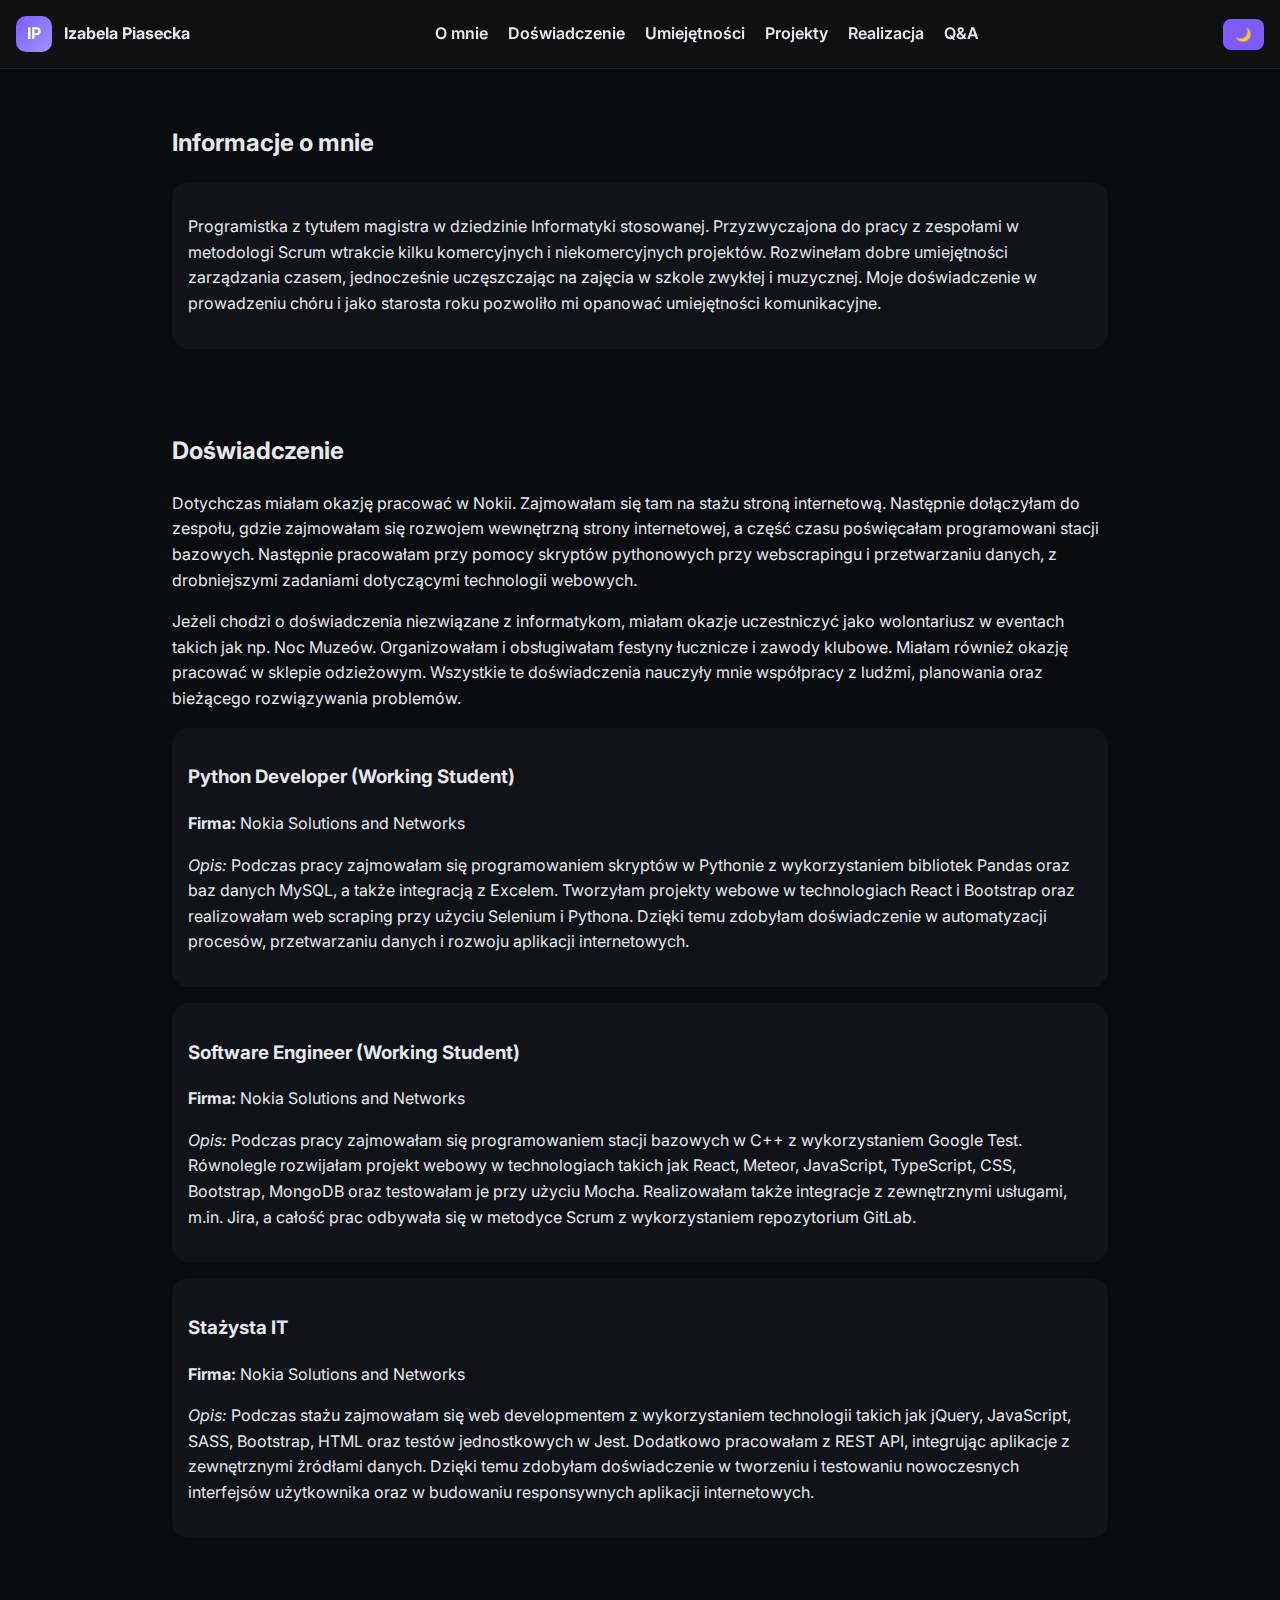
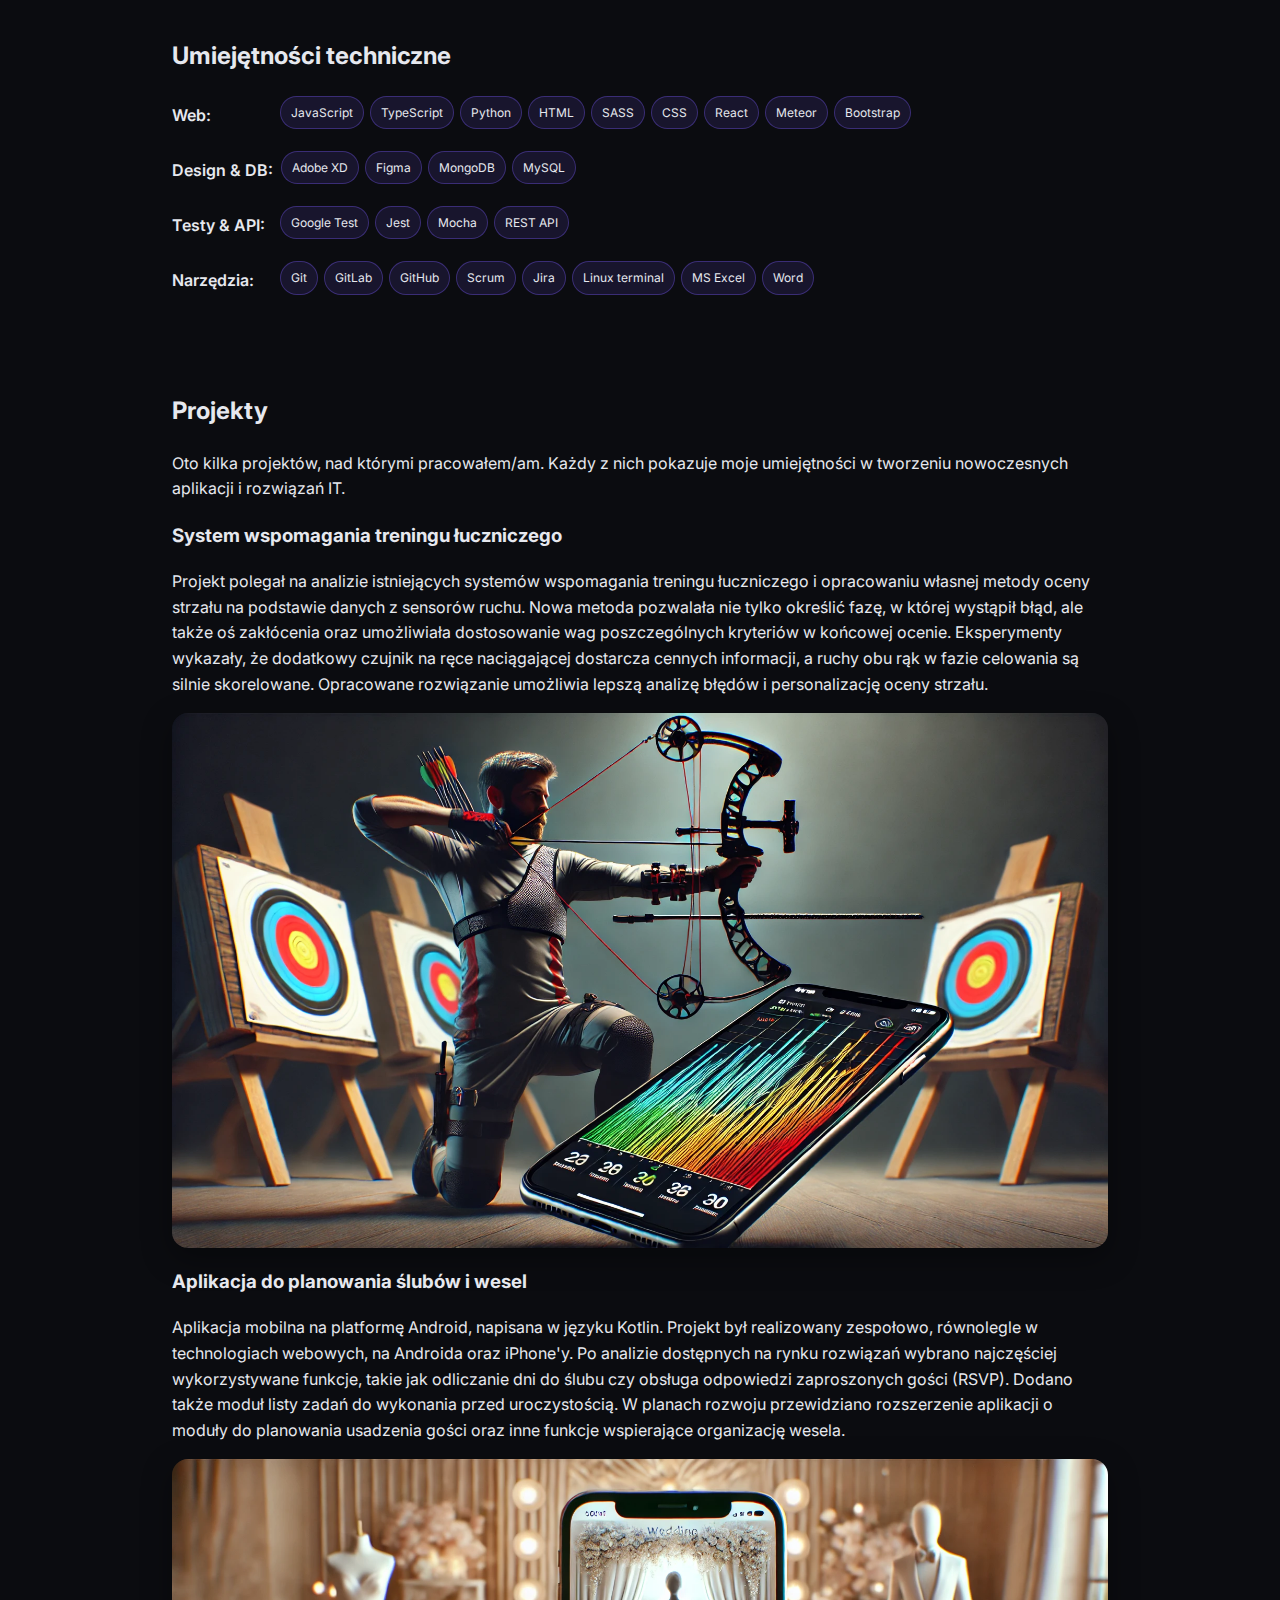
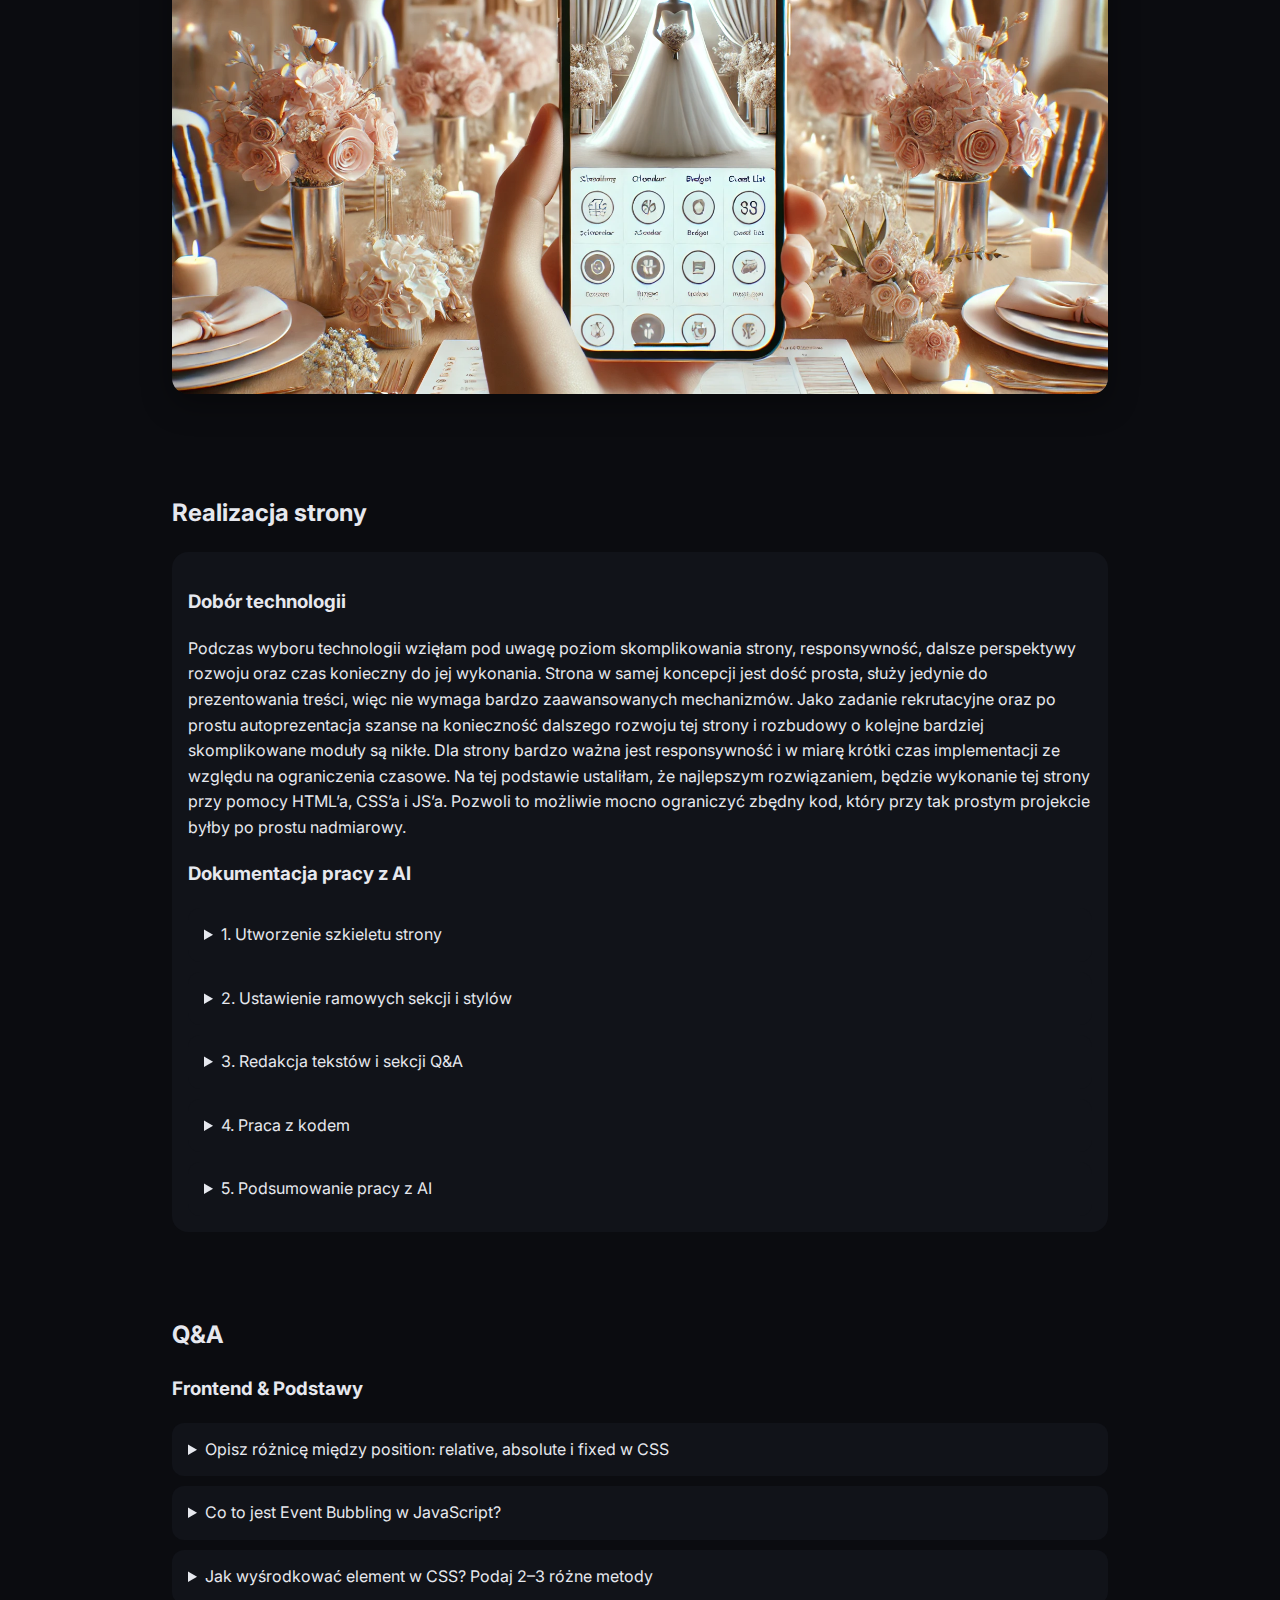
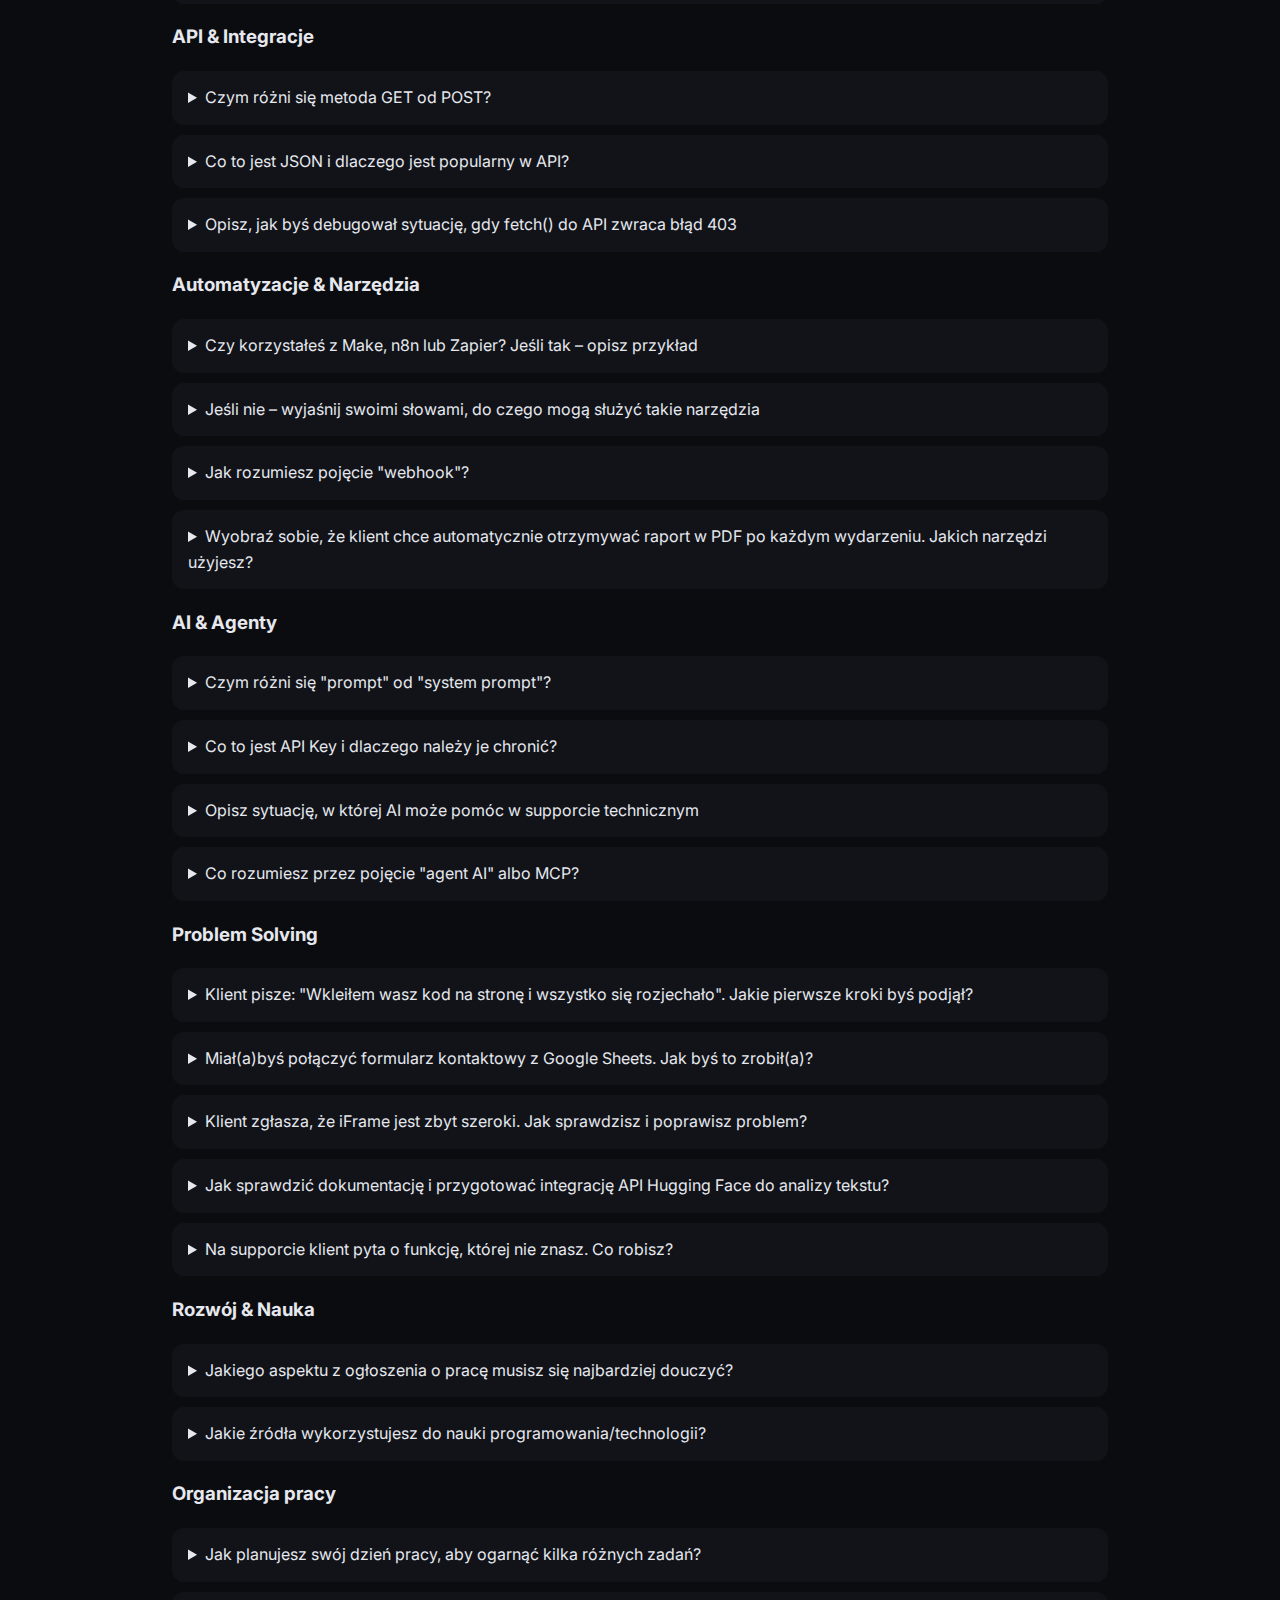
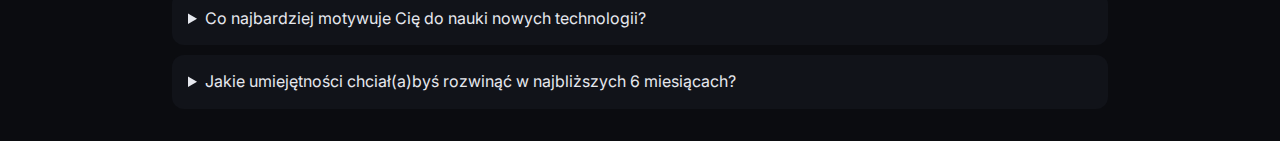
<file: index.html>
<!DOCTYPE html>
<html lang="pl">

<head>
  <meta charset="utf-8" />
  <meta name="viewport" content="width=device-width, initial-scale=1" />
  <title>Moje Portfolio — AI Worklog + Q&A</title>
  <meta name="description" content="Responsywne portfolio z dokumentacją pracy z AI i sekcją Q&A." />
  <link rel="preconnect" href="https://fonts.googleapis.com">
  <link rel="preconnect" href="https://fonts.gstatic.com" crossorigin>
  <link href="https://fonts.googleapis.com/css2?family=Inter:wght@400;500;600;700&display=swap" rel="stylesheet">
  <link rel="stylesheet" href="style.css">
</head>

<body>
  <header>
    <div class="nav">
      <div class="brand">
        <div class="logo">IP</div>
        <span>Izabela Piasecka</span>
      </div>
      <nav>
        <a href="#about-me">O mnie</a>
        <a href="#experience">Doświadczenie</a>
        <a href="#skills">Umiejętności</a>
        <a href="#projects">Projekty</a>
        <a href="#implementation">Realizacja</a>
        <a href="#qa">Q&A</a>
      </nav>
      <button id="themeToggle" class="btn">🌙</button>
    </div>
  </header>

  <main>
    <section id="about-me">
      <h2>Informacje o mnie</h2>
      <div class="card">
        <p>
          Programistka z tytułem magistra w dziedzinie Informatyki stosowanej.
          Przyzwyczajona do pracy z zespołami w metodologi Scrum wtrakcie kilku komercyjnych i niekomercyjnych
          projektów.
          Rozwinełam dobre umiejętności zarządzania czasem, jednocześnie
          uczęszczając na zajęcia w szkole zwykłej i muzycznej. Moje doświadczenie w prowadzeniu
          chóru i jako starosta roku pozwoliło mi opanować umiejętności komunikacyjne.
        </p>
      </div>
    </section>

    <section id="experience">
      <h2>Doświadczenie</h2>
      <p>
        Dotychczas miałam okazję pracować w Nokii. Zajmowałam się tam na stażu stroną internetową. Następnie dołączyłam
        do zespołu, gdzie zajmowałam się rozwojem wewnętrzną strony internetowej, a część czasu poświęcałam programowani
        stacji bazowych. Następnie pracowałam przy pomocy skryptów pythonowych przy webscrapingu i przetwarzaniu danych,
        z drobniejszymi zadaniami dotyczącymi technologii webowych.
      </p>
      <p>Jeżeli chodzi o doświadczenia niezwiązane z informatykom, miałam okazje uczestniczyć jako wolontariusz w
        eventach takich jak np. Noc Muzeów. Organizowałam i obsługiwałam festyny łucznicze i zawody klubowe. Miałam
        również okazję pracować w sklepie odzieżowym. Wszystkie te doświadczenia nauczyły mnie współpracy z ludźmi,
        planowania oraz bieżącego rozwiązywania problemów.
      </p>

      <div class="card" style="margin-bottom: 1rem;">
        <h3>Python Developer (Working Student)</h3>
        <p><strong>Firma:</strong> Nokia Solutions and Networks</p>
        <p><em>Opis:</em> Podczas pracy zajmowałam się programowaniem skryptów w Pythonie z wykorzystaniem bibliotek
          Pandas oraz baz danych MySQL, a także integracją z Excelem. Tworzyłam projekty webowe w technologiach React i
          Bootstrap oraz realizowałam web scraping przy użyciu Selenium i Pythona. Dzięki temu zdobyłam doświadczenie w
          automatyzacji procesów, przetwarzaniu danych i rozwoju aplikacji internetowych.</p>
      </div>

      <div class="card" style="margin-bottom: 1rem;">
        <h3>Software Engineer (Working Student)</h3>
        <p><strong>Firma:</strong> Nokia Solutions and Networks</p>
        <p><em>Opis:</em> Podczas pracy zajmowałam się programowaniem stacji bazowych w C++ z wykorzystaniem Google
          Test. Równolegle rozwijałam projekt webowy w technologiach takich jak React, Meteor, JavaScript, TypeScript,
          CSS, Bootstrap, MongoDB oraz testowałam je przy użyciu Mocha. Realizowałam także integracje z zewnętrznymi
          usługami, m.in. Jira, a całość prac odbywała się w metodyce Scrum z wykorzystaniem repozytorium GitLab.</p>
      </div>

      <div class="card" style="margin-bottom: 1rem;">
        <h3>Stażysta IT</h3>
        <p><strong>Firma:</strong> Nokia Solutions and Networks</p>
        <p><em>Opis:</em> Podczas stażu zajmowałam się web developmentem z wykorzystaniem technologii takich jak jQuery,
          JavaScript, SASS, Bootstrap, HTML oraz testów jednostkowych w Jest. Dodatkowo pracowałam z REST API,
          integrując aplikacje z zewnętrznymi źródłami danych. Dzięki temu zdobyłam doświadczenie w tworzeniu i
          testowaniu nowoczesnych interfejsów użytkownika oraz w budowaniu responsywnych aplikacji internetowych.</p>
      </div>
    </section>

    <section id="skills">
      <h2>Umiejętności techniczne</h2>
      <div class="stack">
        <div class="skills-group">
          <div class="skills-title">Web:</div>
          <span class="tag">JavaScript</span>
          <span class="tag">TypeScript</span>
          <span class="tag">Python</span>
          <span class="tag">HTML</span>
          <span class="tag">SASS</span>
          <span class="tag">CSS</span>
          <span class="tag">React</span>
          <span class="tag">Meteor</span>
          <span class="tag">Bootstrap</span>
        </div>
        <div class="skills-group">
          <div class="skills-title">Design & DB:</div>
          <span class="tag">Adobe XD</span>
          <span class="tag">Figma</span>
          <span class="tag">MongoDB</span>
          <span class="tag">MySQL</span>
        </div>
        <div class="skills-group">
          <div class="skills-title">Testy & API:</div>
          <span class="tag">Google Test</span>
          <span class="tag">Jest</span>
          <span class="tag">Mocha</span>
          <span class="tag">REST API</span>
        </div>
        <div class="skills-group">
          <div class="skills-title">Narzędzia:</div>
          <span class="tag">Git</span>
          <span class="tag">GitLab</span>
          <span class="tag">GitHub</span>
          <span class="tag">Scrum</span>
          <span class="tag">Jira</span>
          <span class="tag">Linux terminal</span>
          <span class="tag">MS Excel</span>
          <span class="tag">Word</span>
        </div>
      </div>
    </section>

    <section id="projects">
      <h2>Projekty</h2>
      <p>Oto kilka projektów, nad którymi pracowałem/am. Każdy z nich pokazuje moje umiejętności w tworzeniu
        nowoczesnych aplikacji i rozwiązań IT.</p>
      <div class="projects-grid">
        <div class="project-card">
          <h3>System wspomagania treningu łuczniczego</h3>
          <p>
            Projekt polegał na analizie istniejących systemów wspomagania treningu łuczniczego i opracowaniu własnej
            metody oceny strzału na podstawie danych z sensorów ruchu. Nowa metoda pozwalała nie tylko określić fazę, w
            której wystąpił błąd, ale także oś zakłócenia oraz umożliwiała dostosowanie wag poszczególnych kryteriów w
            końcowej ocenie. Eksperymenty wykazały, że dodatkowy czujnik na ręce naciągającej dostarcza cennych
            informacji, a ruchy obu rąk w fazie celowania są silnie skorelowane. Opracowane rozwiązanie umożliwia lepszą
            analizę błędów i personalizację oceny strzału.
          </p>
        </div>
        <img src="images/Archery_app.webp" alt="Wizualizacja Systemu Wspomagania Treningu Łuczniczego" class="project-image">
        <div class="project-card">
          <h3>Aplikacja do planowania ślubów i wesel</h3>
          <p>
            Aplikacja mobilna na platformę Android, napisana w języku Kotlin. Projekt był realizowany zespołowo,
            równolegle w technologiach webowych, na Androida oraz iPhone'y. Po analizie dostępnych na rynku rozwiązań
            wybrano najczęściej wykorzystywane funkcje, takie jak odliczanie dni do ślubu czy obsługa odpowiedzi
            zaproszonych gości (RSVP). Dodano także moduł listy zadań do wykonania przed uroczystością. W planach
            rozwoju przewidziano rozszerzenie aplikacji o moduły do planowania usadzenia gości oraz inne funkcje
            wspierające organizację wesela.
          </p>
        </div>
        <img src="images/Wedding_app.webp" alt="Wizualizacja aplikacji do planowania wesel" class="project-image">
      </div>
    </section>

    <section id="implementation">
      <h2>Realizacja strony</h2>
      <div class="card">
        <h3>Dobór technologii</h3>
        <p>
          Podczas wyboru technologii wzięłam pod uwagę poziom skomplikowania strony, responsywność, dalsze perspektywy
          rozwoju oraz czas konieczny do jej wykonania. Strona w samej koncepcji jest dość prosta, służy jedynie do
          prezentowania treści, więc nie wymaga bardzo zaawansowanych mechanizmów. Jako zadanie rekrutacyjne oraz po
          prostu autoprezentacja szanse na konieczność dalszego rozwoju tej strony i rozbudowy o kolejne bardziej
          skomplikowane moduły są nikłe. Dla strony bardzo ważna jest responsywność i w miarę krótki czas
          implementacji ze względu na ograniczenia czasowe. Na tej podstawie ustaliłam, że najlepszym rozwiązaniem,
          będzie wykonanie
          tej strony przy pomocy HTML’a, CSS’a i JS’a. Pozwoli to możliwie mocno ograniczyć zbędny kod, który przy tak
          prostym projekcie byłby po prostu nadmiarowy.
        </p>

        <h3>Dokumentacja pracy z AI</h3>
        <details>
          <summary>1. Utworzenie szkieletu strony</summary>
          <p>
            <strong>Mój prompt:</strong>
            <i>Chce stworzyć strone z poniższą zawartością. Zawartość strony: O mnie i moim doświadczeniu Twoje,
              umiejętności
              techniczne, Projekty, Dokumentacja pracy z AI, sekcja Q&A: Odpowiedzi na pytania techniczne. Ważna jest
              responsywność i prezentacja strony. Wygeneruj mi szablon w HTML/CSS/JS.</i>
          </p>
          <p>
            <strong>Odpowiedź AI:</strong>
            Wygenerowano strukturę HTML z podanymi sekcjami. Style stanowiły część pliku otrzymanego pliku HTML.
            Oprócz kodu zwrócona została rózniwż poniższa wiadomość:
            <i>Gotowe! Wrzuciłem Ci do canvasu kompletny, responsywny szablon w czystym HTML/CSS/JS z sekcjami:
              O mnie / Doświadczenie (z osią czasu)
              Umiejętności (tagi technologii)
              Projekty (karty)
              AI Worklog (szablon wpisów, przyciski: dodaj/rozwiń/zwiń, data automatycznie)
              Q&A (akordeony + filtr wyszukiwania)
              Motyw jasny/ciemny, sticky nawigacja, druk do PDF</i>
          </p>
          <strong>Moje poprawki/prośby:</strong>

          W kolejnych krokach prosiłam ChatGPT o zmiany w zaproponowanym kodzie. Ze względu na liczbę poprawek,
          zdecydowałam się przedstawić przykładowe tylko prośby o poprawki:
          <ul>
            <li>
              <p><i>Usuń możliwość dodawania wpisów z dokumentacji pracy z AI.</p></i>
              <p>Odpowiedź AI:<i>Usunąłem możliwość dodawania wpisów w
                  sekcji dokumentacji pracy z AI – teraz są tam tylko statyczne logi.</i></p>
            </li>
            <li>
              <p>W ciemnym motywie pasek nav też powinien być ciemny</p>
              <p>Odpowiedź AI:<i>Usunąłem możliwość dodawania wpisów w
                  sekcji dokumentacji pracy z AI – teraz są tam tylko statyczne logi.</i></p>
            </li>
            <li>
              <p>Dodaj ciemny motyw</p>
              <p>Odpowiedź AI:<i>Dodałem przełącznik trybu jasny/ciemny 🌙☀️ – domyślnie strona startuje w ciemnym
                  motywie, a kliknięciem można zmienić styl.</i></p>
            </li>
            <li>
              <p>Przedstaw projekty w postaci karuzeli</p>
              <p>Odpowiedź AI:<i>Dodałem prostą karuzelę projektów z przyciskami ◀ ▶. Dzięki temu każdy projekt
                  wyświetla się w formie slajdu, a użytkownik może je przewijać.</i></p>
            </li>
            <li>
              <p>Slajdy projektów mają być bardziej kwadratowe</p>
              <p>Odpowiedź AI:<i>Zmodyfikowałem styl karuzeli, żeby slajdy projektów były bardziej kwadratowe — karty
                  mają teraz ustaloną wysokość i proporcje zbliżone do kwadratu.</i></p>
            </li>
            <li>
              <p>Sekcja Q&A powinna mieć tematyczne podsekcje np. frontend, backend w których są pytania do konkretnych
                dziedzin</p>
              <p>Odpowiedź AI:<i>Dodajmy w sekcji Q&A podział na tematyczne podsekcje (np. Frontend, Backend) i w każdej
                  z nich pytania oraz odpowiedzi. To ułatwi nawigację i segregację treści.</i></p>
            </li>
            <li>
              <p>Dodaj sekcje o doświadczeniu osobno</p>
              <p>Odpowiedź AI:<i>Sekcja o doświadczeniu została dodana osobno między „O mnie” a „Umiejętności”.</i></p>
            </li>
          </ul>
          <strong>Podsumowanie:</strong>

          AI przyspieszyło start projektu, pozwalając szybko wygenerować bazową strukturę i podział na sekcje. Pozwoliło
          również na szybkie przetestowanie różnych możliwości układu.

        </details>
        <details>
          <summary>2. Ustawienie ramowych sekcji i stylów</summary>
          <p>
            W kolejnych krokach korzystałam z wygenerowanego szablonu wprowadzając kolejne zmiany.
            Skupiłam się w tym kroku na ustaleniu ogólnego wyglądu i konkretnym już wydzieleniu sekcji.
            Pracując z AI, testowałam różne zaproponowane szaty graficzne dla strony. Poniżej przedstawiono kilka
            przykładowych promptów:
          </p>
          <ul>
            <li>
              <p>Dodaj sekcje o doświadczeniu osobno</p>
              <p>Odpowiedź AI:<i>Sekcja o doświadczeniu została dodana osobno między „O mnie” a „Umiejętności”.</i></p>
            </li>
            <li>
              <p>Zaproponuj inną kolorystykę strony</p>
              <p>Odpowiedź AI:<i>Możemy nadać stronie bardziej nowoczesny i czytelny wygląd, zachowując ciemny motyw,
                  ale z akcentami kolorystycznymi.Oto przykładowa propozycja kolorystyki:🎨 Propozycja nowej kolorystyki
                  Tło strony: #0d1117 (ciemny grafit, elegancki)
                  Tło sekcji/nawigacji: #161b22 (nieco jaśniejsze od tła, dla kontrastu)
                  Nagłówki: #58a6ff (niebieski akcent, czytelny na ciemnym tle)
                  Tekst główny: #c9d1d9 (jasnoszary, dobrze czytelny)
                  Tagi/akcenty: #238636 (zielony GitHub-like dla wyróżnień)
                  Przyciski/linki hover: #f78166 (pomarańczowy akcent dla interakcji)
                  Karuzela projektów: tło kart #21262d, obramowanie #30363d, hover z lekkim rozjaśnieniem.
                  Mogę od razu zmienić w Twoim kodzie CSS wszystkie style na tę paletę, żebyś zobaczył efekt.</i>
              </p>
            </li>
            <li>
              <p>Zapoponuj inną szatę graficzną. Powinna być jaśniejsza, ale wciąż wyglądać profesjonalnie.</p>
              <p>Odpowiedź AI:<i>Możesz przejść na jasny, elegancki styl, który zachowuje profesjonalny wygląd, ale jest
                  bardziej przejrzysty i mniej „ciężki” niż obecny ciemny motyw.
                  Propozycja szaty graficznej:
                  Tło: jasnoszare (#f8f9fa) lub białe (#ffffff)
                  Tekst główny: ciemnoszary (#212529) dla lepszej czytelności
                  Nagłówki: granat (#0d6efd) lub ciemny niebieski (#003366)
                  Akcenty: pomarańcz (#fd7e14) lub zielony (#198754), używany w hoverach i tagach
                  Karty / karuzela: delikatny cień i biały box (#ffffff z border-radius: 10px, box-shadow:
                  rgba(0,0,0,0.1) 0px 4px 12px)
                  Tagi umiejętności: pastelowe odcienie z kontrastowym tekstem (np. #e3f2fd z niebieskim tekstem)
                  Nawigacja: lekki pasek nawigacyjny w bieli z cienką dolną linią (#dee2e6), hover w kolorze
                  akcentowym.</i></p>
            </li>
          </ul>
          <strong>Podsumowanie:</strong>

          AI przyspieszyło start projektu, pozwalając szybko wygenerować bazową strukturę i podział na sekcje. Pozwoliło
          również na szybkie przetestowanie różnych możliwości układu.
        </details>
        <details>
          <summary>3. Redakcja tekstów i sekcji Q&A</summary>
          <p>
            W tym kroku skupiłam się na redakcji tekstów oraz organizacji sekcji Q&A. Wspólnie z AI przeszliśmy przez
            istniejące pytania i odpowiedzi, wprowadzając poprawki stylistyczne oraz merytoryczne. Dodatkowo poprosiłam
            go o podanie definicji/odpowiedzi na dane pytanie i porównywałam zrozumiałość odpowiedzi. Następnie prosiłam
            go by je połączył i poprawił by uzyskać spójność wypowiedzi.
          </p>
          <p>
            <strong>Przykładowo mój prompt:</strong>
            <i>Potrzebuje odpowiedzi na techniczne pytania, razem z objaśnieniem, przykładem i źródłem. Pytanie: Opisz
              różnicę między position: relative, absolute i fixed w CSS</i>
          </p>
          <p>
            <strong>Odpowiedź AI:</strong>
            Wygenerowano strukturę HTML z podanymi sekcjami. Style stanowiły część pliku otrzymanego pliku HTML.
            Oprócz kodu zwrócona została rózniwż poniższa wiadomość:
            <i>1. position: relative
              Opis:
              Element pozostaje w normalnym układzie strony, ale można go przesunąć względem swojego pierwotnego
              położenia za pomocą właściwości takich jak top, left, right, bottom.
              Zajmowane przez niego miejsce w dokumencie pozostaje takie samo (nie „wychodzi” z flow).
              Przykład: [tu był podany jednolinijkowy przykład]
              👉 Ten element przesunie się 20px w dół i 30px w prawo, ale w układzie strony miejsce „po staremu” nadal
              będzie zajęte.
              [To samo dla pozostałych dwuch pozycji]
              🔹 Podsumowanie w tabeli
              📚 Źródła:
              MDN – position,
              CSS Tricks – A Complete Guide to Positioning.
            </i>
          </p>
          <p>
            <strong>Mój prompt:</strong>
            <i>Opisz różnice pomiędzy tymi trzema typami w trzech zdaniach.</i>
          </p>
          <p>
            <strong>Odpowiedź AI:</strong>
            <i>relative przesuwa element względem jego pierwotnego położenia, ale wciąż pozostaje on częścią normalnego
              układu strony. absolute usuwa element z układu i pozycjonuje go względem najbliższego przodka z ustawionym
              position innym
              niż static. fixed również usuwa element z układu, ale zawsze przykleja go do okna przeglądarki,
              niezależnie od
              przewijania.</i>
          </p>
          <p>
            <strong>Mój prompt:</strong>
            <i>Napisz to pełnymi zdaniami</i>
          </p>
          <p>
            <strong>Odpowiedź AI:</strong>
            <i>Oczywiście 🙂
              Element z ustawionym position: relative pozostaje w normalnym układzie strony, ale można go przesunąć
              względem jego pierwotnej pozycji.
              Element z ustawionym position: absolute jest usuwany z normalnego układu i pozycjonowany względem
              najbliższego przodka, który ma ustawione position inne niż static.
              Element z ustawionym position: fixed jest również usuwany z układu, ale zawsze pozostaje przyklejony do
              okna przeglądarki, niezależnie od przewijania strony.</i>
          </p>
          <p>
            <strong>Mój prompt:</strong>
            <i>Wygeneruj krótką jednozdaniową definicję porównawczą jako podsumowanie</i>
          </p>
          <p>
            <strong>Odpowiedź AI:</strong>
            <i>W skrócie: relative przesuwa element względem jego własnej pozycji, absolute pozycjonuje go względem
              najbliższego pozycjonowanego przodka, a fixed przykleja go na stałe do okna przeglądarki.</i>
        </details>
        <details>
          <summary>4. Praca z kodem</summary>
          <p>Pracując już z wypełnionym szablonem używałam GitHub Copilot'a do generowania fragmentów kodu, wyszukiwania
            miejsc do poprawy oraz wprowadzania poprawek. Przykłądem tutaj mogą być tagi używane przy umiejętnościach.
            Za pomocą Copilot'a łatwo wprowadzić zmiany takie jak np dodanie odstępów między tagami, czy zmiana nazw
            grup umiejętności. Dzięki temu, że Copilot widzi wybrany kontekst, mógł wprowadzić zmiany wynikające z pliku
            HTML do pliku ze stylami. Było to bardzo poręczne, ponieważ nie wymagało ręcznego przenoszenia zmian styli
            do pliku CSS.</p>
        </details>
        <details>
          <summary>5. Podsumowanie pracy z AI</summary>
          <p>
            Użycie AI przy tworzeniu tej strony znacząco przyspieszyło proces projektowania i implementacji. Pozwoliło
            na szybkie wygenerowanie bazowej struktury i podziału na sekcje, co stanowi solidny fundament dla dalszej
            pracy. W zależności od etapu pracy inne narzędzia okazały się najbardziej przydatne. W moim przypadku użyty
            został ChatGPT oraz GitHub Copilot. ChatGPT sprawdził się doskonale przy generowaniu treści, redakcji tekstów oraz przy wprowadzaniu większych
            zmian w strukturze i stylach strony. Jego zdolność do rozumienia kontekstu i dostarczania szczegółowych
            odpowiedzi była nieoceniona, zwłaszcza przy tworzeniu sekcji Q&A, gdzie precyzyjne i zrozumiałe odpowiedzi
            na techniczne pytania były kluczowe. Przy późniejszych etapach, gdy struktura była już ustalona, GitHub Copilot okazał się niezwykle
            pomocny przy generowaniu fragmentów kodu, wyszukiwaniu miejsc do poprawy oraz wprowadzaniu drobnych poprawek. Jego integracja z edytorem kodu pozwalała na szybkie
            i efektywne modyfikacje, co znacznie usprawniło proces kodowania.
          </p>
        </details>
      </div>
    </section>

    <section id="qa">
      <h2>Q&A</h2>

      <h3>Frontend & Podstawy</h3>
      <details>
        <summary>Opisz różnicę między position: relative, absolute i fixed w CSS</summary>
        <p>
          Ustawienie właściwości position w CSS określa sposób pozycjonowania elementu na stronie.
          W przypadku wartości <strong>relative</strong> element pozostaje w normalnym układzie dokumentu,
          ale można go przesunąć względem jego pierwotnej pozycji za pomocą właściwości top, right, bottom lub left.
          <strong>absolute</strong> usuwa element z normalnego układu i pozycjonuje go względem najbliższego
          przodka, który ma ustawioną właściwość position inną niż static.
          <strong>fixed</strong> również usuwa element z układu, ale jego pozycja jest ustalana względem
          okna przeglądarki i pozostaje niezmienna podczas przewijania strony.
        </p>
      </details>
      <details>
        <summary>Co to jest Event Bubbling w JavaScript?</summary>
        <p>
          Event Bubbling w JavaScript to mechanizm, w którym zdarzenie wywołane na elemencie potomnym
          propaguje się w górę drzewa DOM do jego rodziców, umożliwiając obsługę zdarzeń zarówno na elemencie,
          jak i na jego przodkach.
        </p>
      </details>
      <details>
        <summary>Jak wyśrodkować element w CSS? Podaj 2–3 różne metody</summary>
        <p>
          Element w CSS można wyśrodkować na kilka sposobów, w zależności od typu elementu i kierunku wyśrodkowania.
          Poziome wyśrodkowanie elementu blokowego o określonej szerokości można uzyskać za pomocą
          <code>margin: auto</code>. W przypadku Flexbox’a i Grid’a elementy można wyśrodkować zarówno poziomo,
          jak i pionowo, używając odpowiednio właściwości <code>justify-content</code> i <code>align-items</code>
          dla flexbox lub <code>place-items: center</code> dla grid.
        </p>
      </details>

      <h3>API & Integracje</h3>
      <details>
        <summary>Czym różni się metoda GET od POST?</summary>
        <p>
          Metoda <strong>GET</strong> służy do pobierania danych z API i przekazuje parametry zazwyczaj w adresie URL.
          Metoda <strong>POST</strong> służy do tworzenia nowych wpisów lub przesyłania danych do serwera, przy czym
          parametry
          wysyłane są w treści żądania (body), co pozwala przesyłać większe ilości danych i ukrywać je przed
          użytkownikiem. <br>
          Przykład: metoda GET może służyć do pobrania listy użytkowników z API, a POST do dodania nowego użytkownika
          do
          bazy danych.
        </p>
      </details>
      <details>
        <summary>Co to jest JSON i dlaczego jest popularny w API?</summary>
        <p>
          JSON (JavaScript Object Notation) to lekki format wymiany danych, który jest czytelny dla człowieka
          i łatwy do przetworzenia przez maszynę. Jest szeroko wykorzystywany w API, ponieważ umożliwia szybkie
          i efektywne przesyłanie danych między serwerem a klientem, a jego struktura obiektów i tablic
          jest intuicyjna i uniwersalnie wspierana w większości języków programowania.
        </p>
      </details>
      <details>
        <summary>Opisz, jak byś debugował sytuację, gdy fetch() do API zwraca błąd 403</summary>
        <p>
          Błąd 403 (Forbidden) oznacza brak uprawnień do uzyskania żądanych danych.
          Debugowanie należy rozpocząć od sprawdzenia, czy żądanie wysyłane jest z odpowiednią autoryzacją
          (token, nagłówek Authorization). Następnie należy upewnić się, że token lub klucz API jest aktualny
          i ma wystarczające prawa dostępu. Warto sprawdzić metodę HTTP, adres URL oraz szczegóły w zakładce Network
          w przeglądarce. W razie potrzeby można przetestować żądanie w Postmanie lub curl.
        </p>
      </details>

      <h3>Automatyzacje & Narzędzia</h3>
      <details>
        <summary>Czy korzystałeś z Make, n8n lub Zapier? Jeśli tak – opisz przykład</summary>
        <p>
          Nie miałam jeszcze okazji bezpośrednio korzystać z narzędzi takich jak Make, n8n czy Zapier,
          jednak dostrzegam w nich duży potencjał w automatyzowaniu procesów i ułatwieniu codziennej pracy.
        </p>
      </details>
      <details>
        <summary>Jeśli nie – wyjaśnij swoimi słowami, do czego mogą służyć takie narzędzia</summary>
        <p>
          Make, n8n czy Zapier służą do automatyzowania różnych zadań między aplikacjami i usługami online.
          Umożliwiają tworzenie przepływów pracy, gdzie zdarzenia w jednej aplikacji automatycznie
          wywołują działania w innych, np. zapisanie danych w bazie po otrzymaniu e-maila.
          Dzięki temu można zaoszczędzić czas, ograniczyć ręczne wykonywanie powtarzalnych czynności i łatwo
          integrować
          różne systemy bez konieczności pisania własnego kodu.
        </p>
      </details>
      <details>
        <summary>Jak rozumiesz pojęcie "webhook"?</summary>
        <p>
          Webhook to mechanizm umożliwiający jednej aplikacji wysyłanie powiadomień lub danych do innej aplikacji w
          momencie,
          gdy zajdzie określone zdarzenie. Działa on w formie specjalnego adresu URL,
          na który wysyłane jest żądanie HTTP (najczęściej POST) z informacjami o zdarzeniu,
          np. nowym zamówieniu, zaktualizowanym rekordzie lub wiadomości e-mail.
          Dzięki webhookom możliwe jest natychmiastowe reagowanie na zdarzenia w systemach zewnętrznych,
          co ułatwia automatyzację procesów i integrację różnych aplikacji.
        </p>
      </details>
      <details>
        <summary>Wyobraź sobie, że klient chce automatycznie otrzymywać raport w PDF po każdym wydarzeniu. Jakich
          narzędzi użyjesz?</summary>
        <p>
          Do tego celu dobrze sprawdzą się narzędzia do automatyzacji takie jak Make, n8n czy Zapier.
          Pozwolą one pobrać dane, wygenerować PDF i wysłać go e-mailem w reakcji na zdarzenie.
        </p>
      </details>

      <h3>AI & Agenty</h3>
      <details>
        <summary>Czym różni się "prompt" od "system prompt"?</summary>
        <p>
          "Prompt" to dowolne wejście tekstowe. "System prompt" ustawia kontekst, ton lub rolę, jaką model ma przyjąć
          podczas całej sesji. Określa sposób interpretacji wszystkich kolejnych promptów.
        </p>
      </details>
      <details>
        <summary>Co to jest API Key i dlaczego należy je chronić?</summary>
        <p>
          API Key to unikalny ciąg znaków, który służy do identyfikacji i uwierzytelniania użytkownika
          lub aplikacji podczas korzystania z API. Należy go chronić,
          ponieważ każdy, kto posiada taki klucz, może uzyskać dostęp do zasobów API
          i wykonywać operacje w imieniu właściciela klucza,
          co może prowadzić do nieautoryzowanego użycia lub wycieków danych.
        </p>
      </details>
      <details>
        <summary>Opisz sytuację, w której AI może pomóc w supporcie technicznym</summary>
        <p>
          AI może znacząco wspierać dział wsparcia technicznego, na przykład poprzez automatyczne odpowiadanie na
          często
          zadawane pytania klientów w formie czatu lub e-maila. Może analizować zgłoszenia, klasyfikować je według
          rodzaju problemu i sugerować odpowiednie rozwiązania, co pozwala pracownikom skupić się na bardziej
          skomplikowanych przypadkach. Dodatkowo AI może monitorować systemy w czasie rzeczywistym, wykrywać
          potencjalne
          błędy i generować wstępne raporty dla zespołu technicznego, przyspieszając proces diagnozy i naprawy
          problemów.
        </p>
      </details>
      <details>
        <summary>Co rozumiesz przez pojęcie "agent AI" albo MCP?</summary>
        <p>
          Agent AI to system oparty na sztucznej inteligencji. Może on podejmować autonomiczne decyzje i wykonywać
          określone zadania. Robi to na podstawie dostępnych danych (bazy wiedzy) i kontekstu.
        </p>
        <p>MCP (Model Context Protocol) służy do zarządzania kontekstem podczas interakcji z AI. Pozwala na zachowanie
          informacji z poprzednich kroków i uwzględnienie jej w dalszych odpowiedziach.
        </p>
      </details>

      <h3>Problem Solving</h3>
      <details>
        <summary>Klient pisze: "Wkleiłem wasz kod na stronę i wszystko się rozjechało". Jakie pierwsze kroki byś
          podjął?
        </summary>
        <p>
          Poprosiłabym klienta o przesłanie pliku z wklejonym kodem i sprawdziła, czy został on poprawnie wklejony w
          strukturze strony. Następnie zweryfikowałabym, czy kod nie koliduje z istniejącymi stylami CSS lub skryptami
          JavaScript. W kolejnym kroku przetestowałabym kod w środowisku deweloperskim, aby zidentyfikować przyczynę
          „rozjechania” elementów i przygotować instrukcje lub poprawki umożliwiające prawidłowe wyświetlanie strony.
        </p>
      </details>
      <details>
        <summary>Miał(a)byś połączyć formularz kontaktowy z Google Sheets. Jak byś to zrobił(a)?</summary>
        <p>
          Sposób połączenia formularza kontaktowego z Google Sheets zależy od tego, jak został zbudowany formularz.
          Zakładając, że jest to formularz Google, najpierw sprawdziłabym w dokumentacji, czy można zmienić
          lokalizację
          końcowych wyników – formularze Google automatycznie zapisują odpowiedzi w arkuszu Google, więc nie powinno
          to
          przysporzyć problemów. W przypadku formularzy zewnętrznych można użyć Google Apps Script do napisania
          skryptu,
          który odbierze dane i zapisze je w odpowiednich komórkach arkusza, lub skorzystać z narzędzi do
          automatyzacji,
          takich jak Zapier, Make czy n8n, które pozwalają łatwo przesyłać nowe zgłoszenia do arkusza bez konieczności
          pisania własnego kodu.
        </p>
      </details>
      <details>
        <summary>Klient zgłasza, że iFrame jest zbyt szeroki. Jak sprawdzisz i poprawisz problem?</summary>
        <p>
          Pierwszym krokiem byłoby poproszenie klienta o przesłanie linku do strony lub fragmentu kodu z iFrame,
          aby móc sprawdzić jego aktualne ustawienia.
          Następnie zweryfikowałabym w narzędziach deweloperskich przeglądarki szerokość iFrame oraz stylów CSS,
          które mogą wpływać na jego rozmiar i układ strony. Aby poprawić problem, można ustawić w kodzie iFrame
          atrybuty width
          i height w procentach lub użyć CSS z właściwościami <code>max-width: 100%</code> i
          <code>height: auto</code>,
          co pozwoli dostosować iFrame do szerokości kontenera i zapewni responsywne wyświetlanie na różnych
          urządzeniach.
        </p>
      </details>
      <details>
        <summary>Jak sprawdzić dokumentację i przygotować integrację API Hugging Face do analizy tekstu?</summary>
        <p>
          Pierwszym krokiem byłoby dokładne przejrzenie dokumentacji API Hugging Face, aby zrozumieć dostępne
          endpointy,
          wymagane parametry, metody uwierzytelniania oraz formaty danych wejściowych i wyjściowych. Następnie
          przygotowałabym środowisko testowe, w którym mogłabym wysyłać przykładowe żądania do API i analizować
          otrzymywane odpowiedzi, aby upewnić się, że integracja działa poprawnie. Kolejnym krokiem byłoby napisanie
          kodu w naszym systemie, który wysyła dane tekstowe do API, odbiera wynik analizy i zapisuje go w
          odpowiedniej
          strukturze w systemie, a na końcu przetestowanie całego procesu pod kątem różnych scenariuszy, aby zapewnić
          stabilność i poprawność integracji.
        </p>
      </details>
      <details>
        <summary>Na supporcie klient pyta o funkcję, której nie znasz. Co robisz?</summary>
        <p>
          W sytuacji, gdy klient pyta o funkcję, której nie znam, najpierw przyznaję otwarcie, że nie posiadam od razu
          pełnej wiedzy na ten temat, aby zachować przejrzystość i profesjonalizm. Następnie zbieram jak najwięcej
          informacji od klienta, np. w jakim kontekście funkcja jest używana, i sprawdzam dokumentację lub zasoby
          wewnętrzne firmy, aby uzyskać dokładną odpowiedź. Po zweryfikowaniu informacji udzielam klientowi
          precyzyjnej
          odpowiedzi lub kroków, które pozwolą rozwiązać jego problem, a w razie potrzeby przekazuję sprawę do
          bardziej
          doświadczonego członka zespołu.
        </p>
      </details>

      <h3>Rozwój & Nauka</h3>
      <details>
        <summary>Jakiego aspektu z ogłoszenia o pracę musisz się najbardziej douczyć?</summary>
        <p>
          Najbardziej chciałabym się douczyć zwiększenia automatyzacji zadań przy pomocy AI. Miałam już okazję
          wykorzystywać AI, ale uważam, że bardzo pożyteczne byłoby dla mnie opanowanie automatyzacji procesów przy
          jej
          pomocy.
        </p>
      </details>
      <details>
        <summary>Jakie źródła wykorzystujesz do nauki programowania/technologii?</summary>
        <p>
          Do nauki programowania/ technologii korzystam z różnych źródeł w zależności od potrzeby. Do najczęściej
          wykorzystywanych należy dokumentacja danej technologii oraz artykuły, jeżeli potrzebna jest wiedza z
          konkretnego zagadnienia. Przydatną metodą jest również proszenie narzędzi AI o poprawki w kodzie oraz ich
          wyjaśnienie. Sprawdza się to szczególnie na początkowym etapie nauki, gdyż takie zagadnienia są szeroko
          opisane w źródłach, co zmniejsza szanse halucynacji. Warto analizować takie odpowiedzi i ich źródła, by
          poznawać inne sposoby rozwiązywania jakiegoś problemu w danej technologii.
        </p>
      </details>

      <h3>Organizacja pracy</h3>
      <details>
        <summary>Jak planujesz swój dzień pracy, aby ogarnąć kilka różnych zadań?</summary>
        <p>
          Planując swój dzień najpierw rozpisuje wszystkie zadania do wykonania i określam ich priorytet. Zazwyczaj
          ustawiam zadania z największym priorytetem na początek. Jako, że jest to praca zespołowa to przy zadaniach o
          podobnym priorytecie zwracam uwagę na to co może być blockerem dla innych członków zespołu. W przypadku
          czasowego przyblokowania w jakimś zadaniu, czasem realizuje krótsze zadania, by przyspieszyć później pracę.
        </p>
      </details>
      <details>
        <summary>Co najbardziej motywuje Cię do nauki nowych technologii?</summary>
        <p>
          Do nauki nowych technologii najbardziej motywuje mnie możliwość ich późniejszego wykorzystania. Mam dużo
          większą satysfakcję z nauczenia się technologii która jest mi przydatna, niż uczenia dla samego uczenia.
        </p>
      </details>
      <details>
        <summary>Jakie umiejętności chciał(a)byś rozwinąć w najbliższych 6 miesiącach?</summary>
        <p>
          Ciekawi mnie organizacja eventów i narzędzia jakie się do nich wykorzystuje. Jednocześnie chciałabym
          rozwijać
          swoje umiejętności techniczne, zarówno w kontekście technologii webowych, mobilnych, jak i AI.
        </p>
      </details>
    </section>
  </main>

  <script src="script.js"></script>
</body>

</html>
</file>
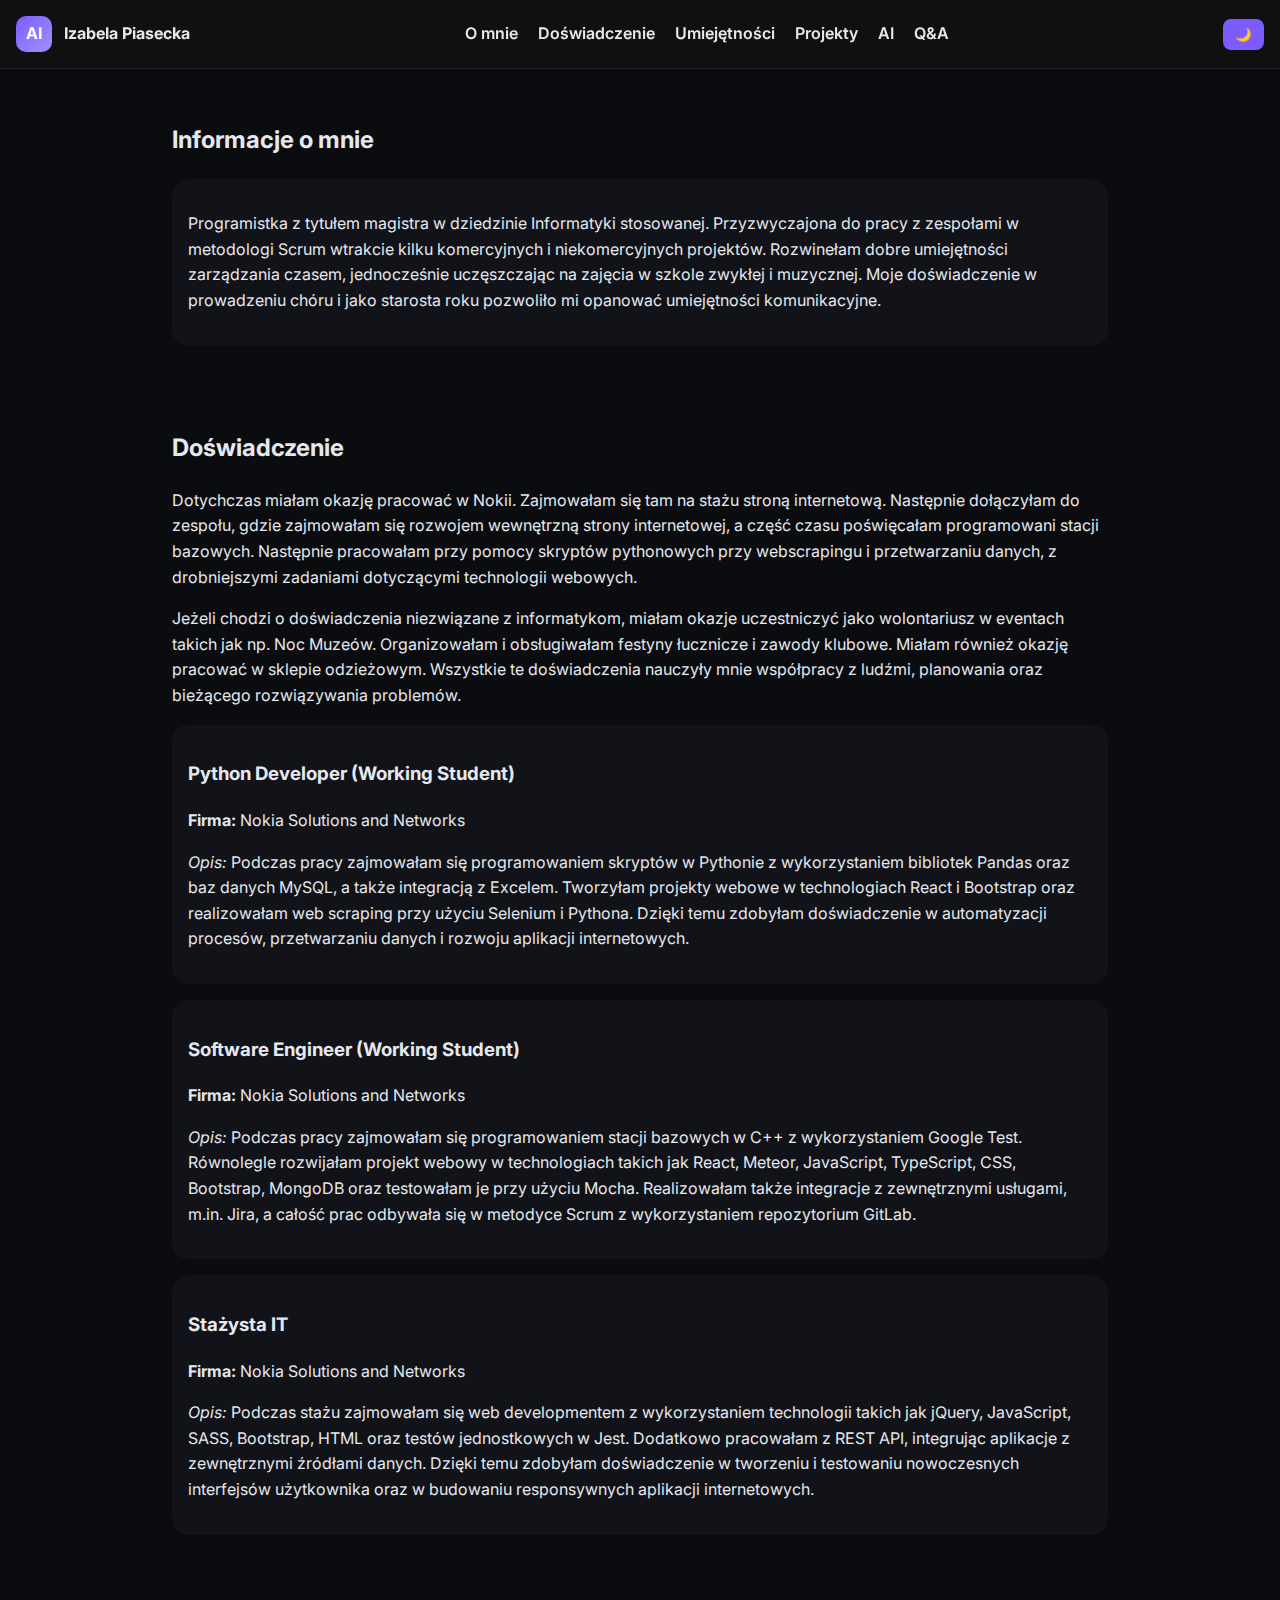
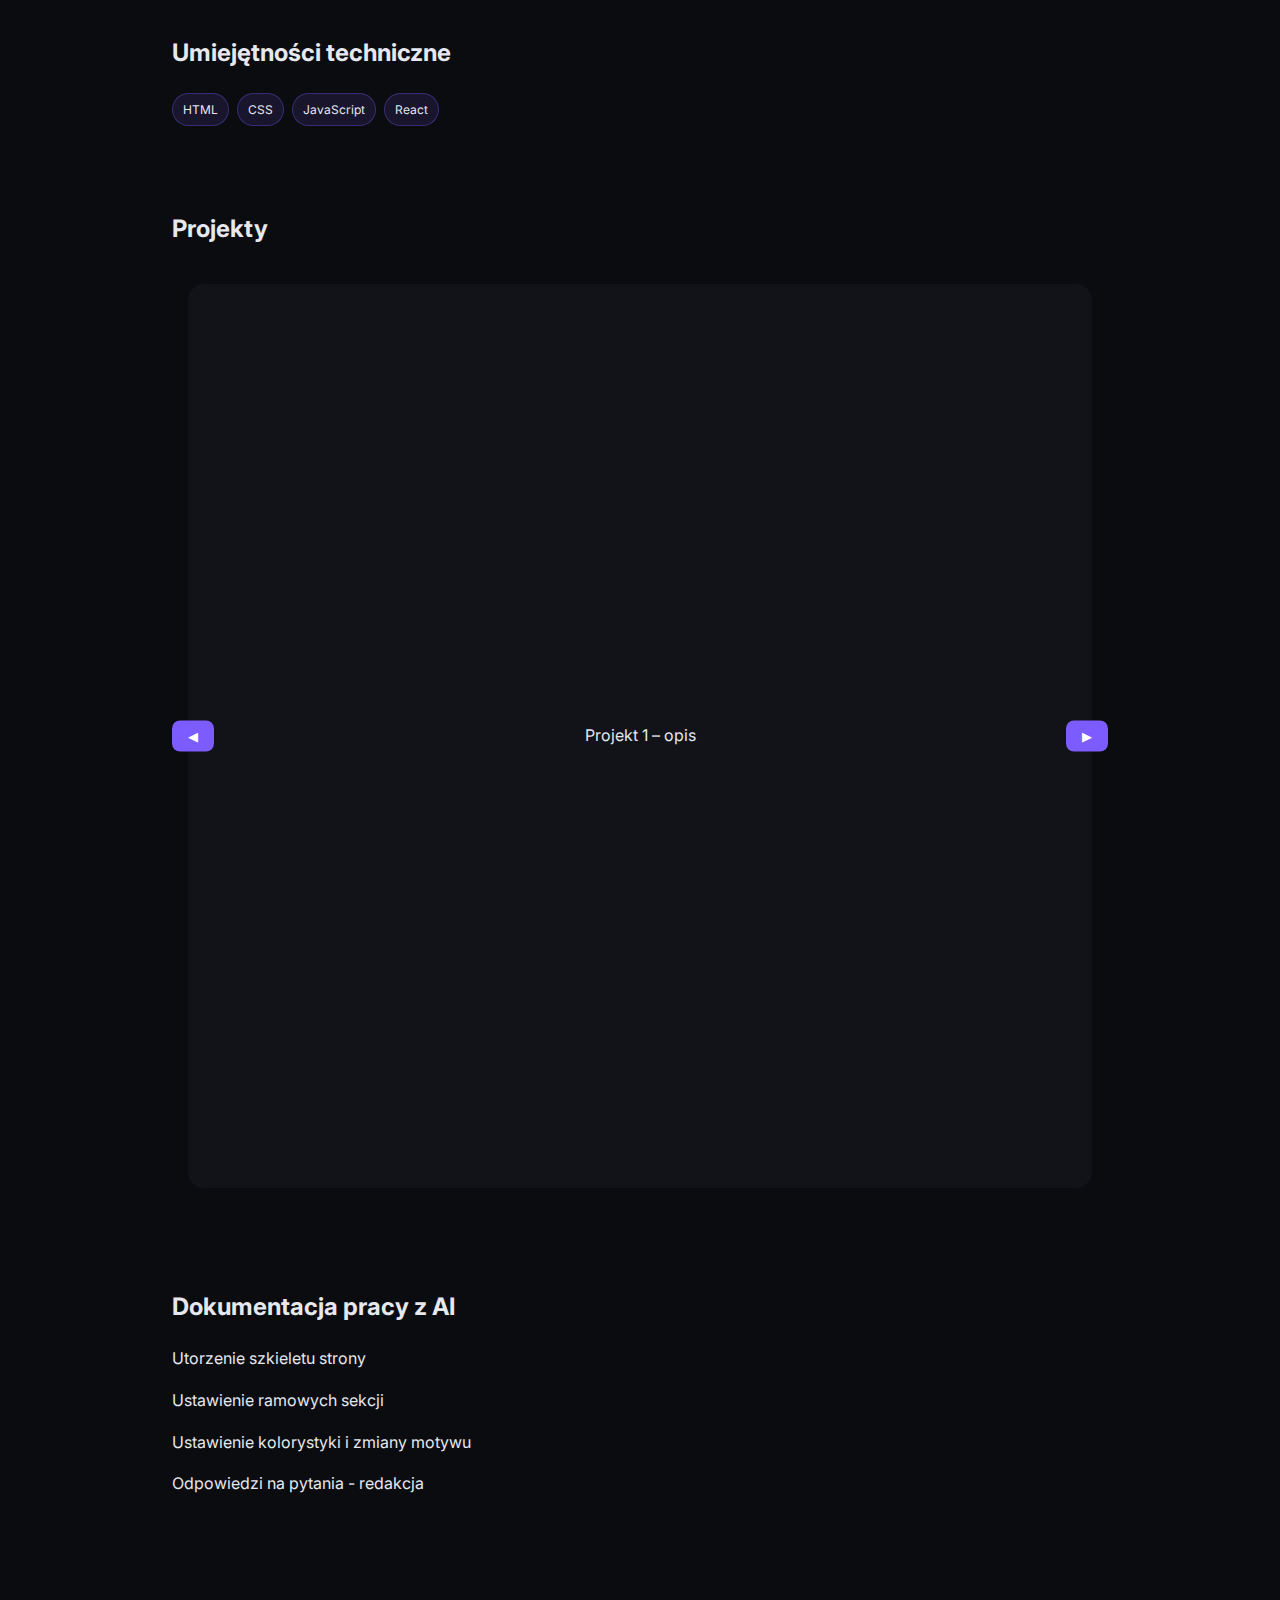
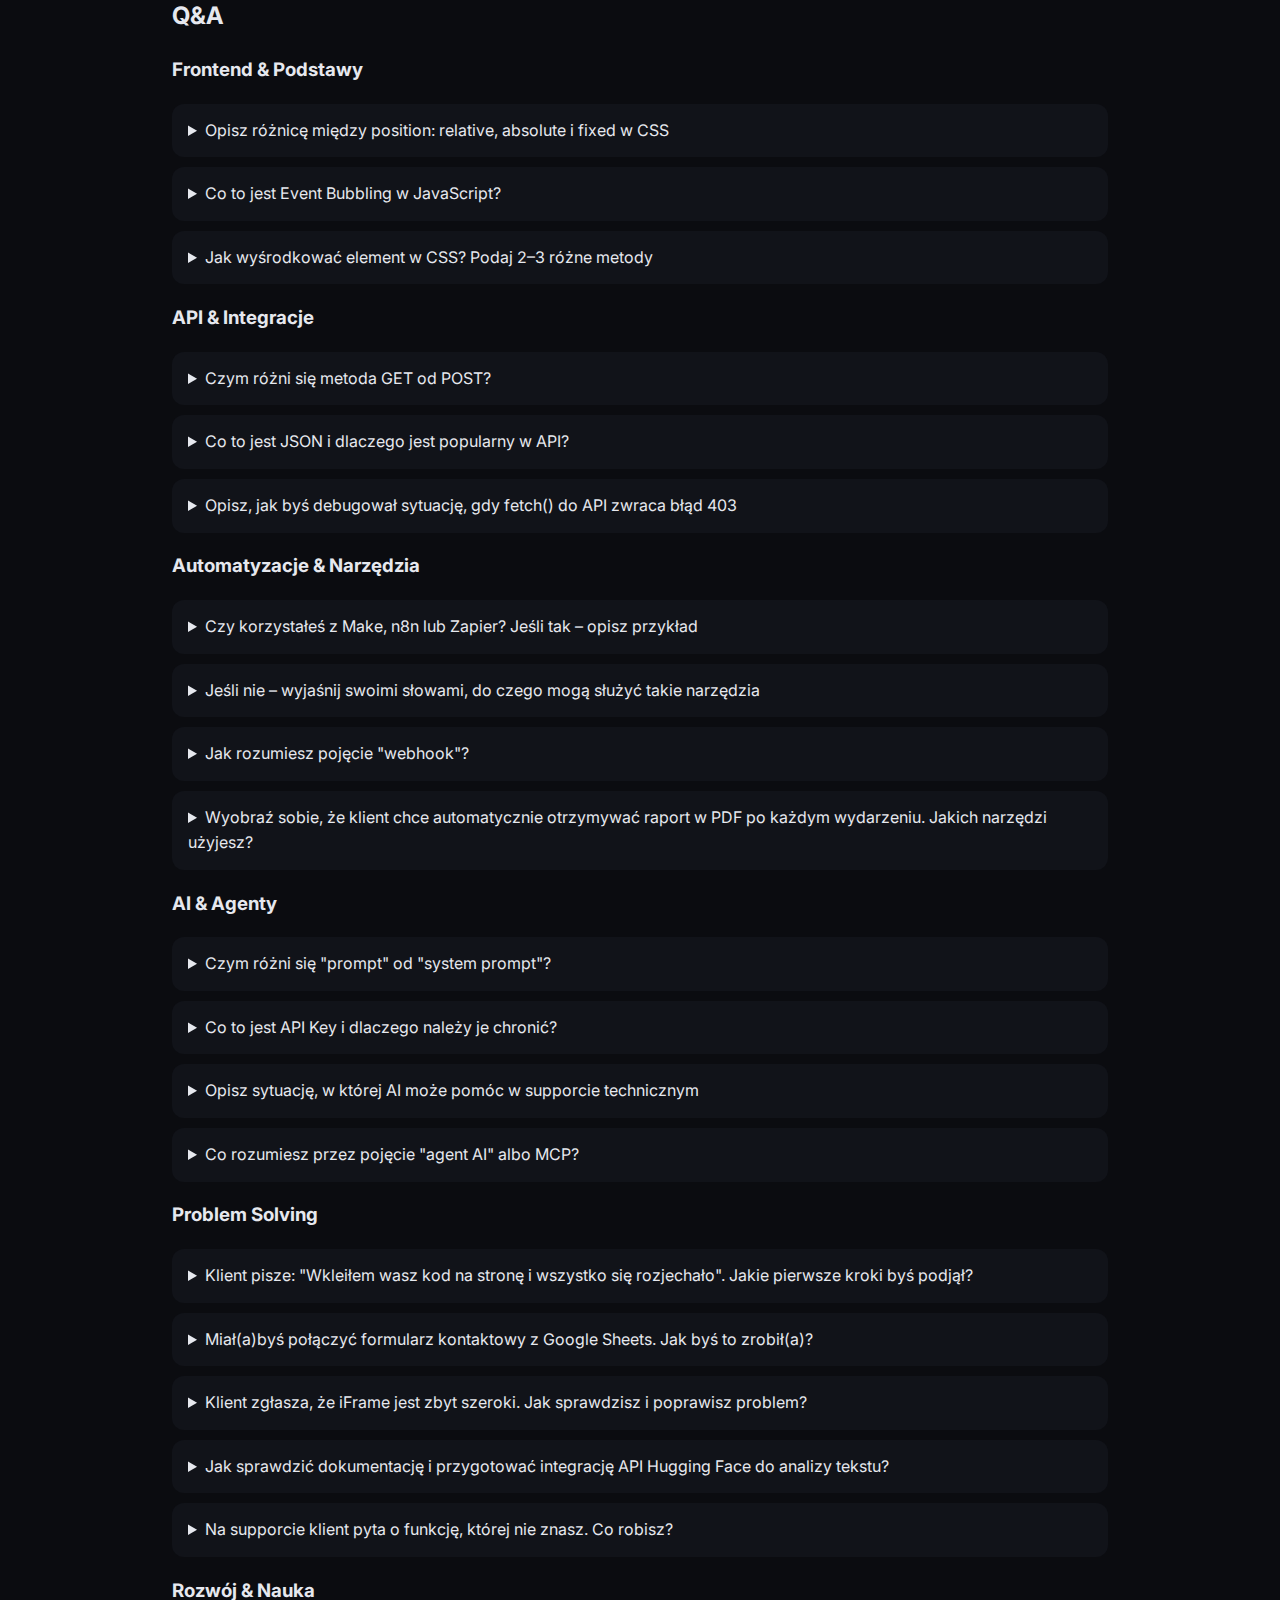
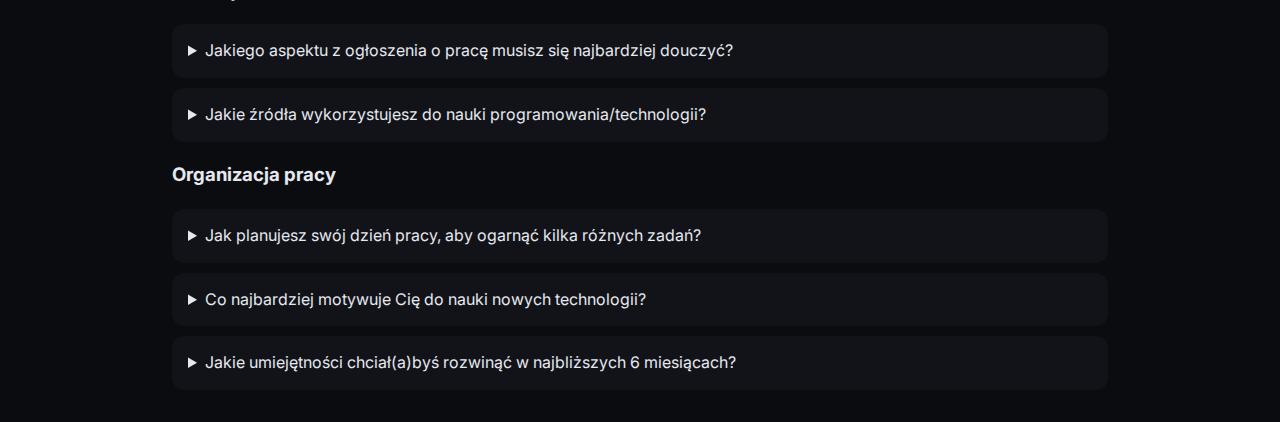
<file: portfolio-website.html>
<!DOCTYPE html>
<html lang="pl">

<head>
  <meta charset="utf-8" />
  <meta name="viewport" content="width=device-width, initial-scale=1" />
  <title>Moje Portfolio — AI Worklog + Q&A</title>
  <meta name="description" content="Responsywne portfolio z dokumentacją pracy z AI i sekcją Q&A." />
  <link rel="preconnect" href="https://fonts.googleapis.com">
  <link rel="preconnect" href="https://fonts.gstatic.com" crossorigin>
  <link href="https://fonts.googleapis.com/css2?family=Inter:wght@400;500;600;700&display=swap" rel="stylesheet">
  <link rel="stylesheet" href="portfolio-website.css">
</head>

<body>
  <header>
    <div class="nav">
      <div class="brand">
        <div class="logo">AI</div>
        <span>Izabela Piasecka</span>
      </div>
      <nav>
        <a href="#about-me">O mnie</a>
        <a href="#experience">Doświadczenie</a>
        <a href="#skills">Umiejętności</a>
        <a href="#projects">Projekty</a>
        <a href="#ai-worklog">AI</a>
        <a href="#qa">Q&A</a>
      </nav>
      <button id="themeToggle" class="btn">🌙</button>
    </div>
  </header>

  <main>
    <section id="about-me">
      <h2>Informacje o mnie</h2>
      <div class="card">
        <p>
          Programistka z tytułem magistra w dziedzinie Informatyki stosowanej.
          Przyzwyczajona do pracy z zespołami w metodologi Scrum wtrakcie kilku komercyjnych i niekomercyjnych
          projektów.
          Rozwinełam dobre umiejętności zarządzania czasem, jednocześnie
          uczęszczając na zajęcia w szkole zwykłej i muzycznej. Moje doświadczenie w prowadzeniu
          chóru i jako starosta roku pozwoliło mi opanować umiejętności komunikacyjne.
        </p>
      </div>
    </section>

    <section id="experience">
      <h2>Doświadczenie</h2>
      <p>
        Dotychczas miałam okazję pracować w Nokii. Zajmowałam się tam na stażu stroną internetową. Następnie dołączyłam
        do zespołu, gdzie zajmowałam się rozwojem wewnętrzną strony internetowej, a część czasu poświęcałam programowani
        stacji bazowych. Następnie pracowałam przy pomocy skryptów pythonowych przy webscrapingu i przetwarzaniu danych,
        z drobniejszymi zadaniami dotyczącymi technologii webowych.
      </p>
      <p>Jeżeli chodzi o doświadczenia niezwiązane z informatykom, miałam okazje uczestniczyć jako wolontariusz w
        eventach takich jak np. Noc Muzeów. Organizowałam i obsługiwałam festyny łucznicze i zawody klubowe. Miałam
        również okazję pracować w sklepie odzieżowym. Wszystkie te doświadczenia nauczyły mnie współpracy z ludźmi,
        planowania oraz bieżącego rozwiązywania problemów.
      </p>

      <div class="card" style="margin-bottom: 1rem;">
        <h3>Python Developer (Working Student)</h3>
        <p><strong>Firma:</strong> Nokia Solutions and Networks</p>
        <p><em>Opis:</em> Podczas pracy zajmowałam się programowaniem skryptów w Pythonie z wykorzystaniem bibliotek
          Pandas oraz baz danych MySQL, a także integracją z Excelem. Tworzyłam projekty webowe w technologiach React i
          Bootstrap oraz realizowałam web scraping przy użyciu Selenium i Pythona. Dzięki temu zdobyłam doświadczenie w
          automatyzacji procesów, przetwarzaniu danych i rozwoju aplikacji internetowych.</p>
      </div>

      <div class="card" style="margin-bottom: 1rem;">
        <h3>Software Engineer (Working Student)</h3>
        <p><strong>Firma:</strong> Nokia Solutions and Networks</p>
        <p><em>Opis:</em> Podczas pracy zajmowałam się programowaniem stacji bazowych w C++ z wykorzystaniem Google
          Test. Równolegle rozwijałam projekt webowy w technologiach takich jak React, Meteor, JavaScript, TypeScript,
          CSS, Bootstrap, MongoDB oraz testowałam je przy użyciu Mocha. Realizowałam także integracje z zewnętrznymi
          usługami, m.in. Jira, a całość prac odbywała się w metodyce Scrum z wykorzystaniem repozytorium GitLab.</p>
      </div>

      <div class="card" style="margin-bottom: 1rem;">
        <h3>Stażysta IT</h3>
        <p><strong>Firma:</strong> Nokia Solutions and Networks</p>
        <p><em>Opis:</em> Podczas stażu zajmowałam się web developmentem z wykorzystaniem technologii takich jak jQuery,
          JavaScript, SASS, Bootstrap, HTML oraz testów jednostkowych w Jest. Dodatkowo pracowałam z REST API,
          integrując aplikacje z zewnętrznymi źródłami danych. Dzięki temu zdobyłam doświadczenie w tworzeniu i
          testowaniu nowoczesnych interfejsów użytkownika oraz w budowaniu responsywnych aplikacji internetowych.</p>
      </div>
    </section>

    <section id="skills">
      <h2>Umiejętności techniczne</h2>
      <div class="stack">
        <span class="tag">HTML</span>
        <span class="tag">CSS</span>
        <span class="tag">JavaScript</span>
        <span class="tag">React</span>
      </div>
    </section>

    <section id="projects">
      <h2>Projekty</h2>
      <div class="carousel">
        <div class="carousel-track" id="carouselTrack">
          <div class="carousel-item">
            <div class="card">Projekt 1 – opis</div>
          </div>
          <div class="carousel-item">
            <div class="card">Projekt 2 – opis</div>
          </div>
        </div>
        <div class="carousel-controls">
          <button class="carousel-btn" id="prevBtn">◀</button>
          <button class="carousel-btn" id="nextBtn">▶</button>
        </div>
      </div>
    </section>

    <section id="ai-worklog">
      <h2>Dokumentacja pracy z AI</h2>
      <p>Utorzenie szkieletu strony</p>
      <p>Ustawienie ramowych sekcji</p>
      <p>Ustawienie kolorystyki i zmiany motywu</p>
      <p>Odpowiedzi na pytania - redakcja</p>
    </section>

    <section id="qa">
      <h2>Q&A</h2>

      <h3>Frontend & Podstawy</h3>
      <details>
        <summary>Opisz różnicę między position: relative, absolute i fixed w CSS</summary>
        <p>
          Ustawienie właściwości position w CSS określa sposób pozycjonowania elementu na stronie.
          W przypadku wartości <strong>relative</strong> element pozostaje w normalnym układzie dokumentu,
          ale można go przesunąć względem jego pierwotnej pozycji za pomocą właściwości top, right, bottom lub left.
          <strong>absolute</strong> usuwa element z normalnego układu i pozycjonuje go względem najbliższego
          przodka, który ma ustawioną właściwość position inną niż static.
          <strong>fixed</strong> również usuwa element z układu, ale jego pozycja jest ustalana względem
          okna przeglądarki i pozostaje niezmienna podczas przewijania strony.
        </p>
      </details>
      <details>
        <summary>Co to jest Event Bubbling w JavaScript?</summary>
        <p>
          Event Bubbling w JavaScript to mechanizm, w którym zdarzenie wywołane na elemencie potomnym
          propaguje się w górę drzewa DOM do jego rodziców, umożliwiając obsługę zdarzeń zarówno na elemencie,
          jak i na jego przodkach.
        </p>
      </details>
      <details>
        <summary>Jak wyśrodkować element w CSS? Podaj 2–3 różne metody</summary>
        <p>
          Element w CSS można wyśrodkować na kilka sposobów, w zależności od typu elementu i kierunku wyśrodkowania.
          Poziome wyśrodkowanie elementu blokowego o określonej szerokości można uzyskać za pomocą
          <code>margin: auto</code>. W przypadku Flexbox’a i Grid’a elementy można wyśrodkować zarówno poziomo,
          jak i pionowo, używając odpowiednio właściwości <code>justify-content</code> i <code>align-items</code>
          dla flexbox lub <code>place-items: center</code> dla grid.
        </p>
      </details>

      <h3>API & Integracje</h3>
      <details>
        <summary>Czym różni się metoda GET od POST?</summary>
        <p>
          Metoda <strong>GET</strong> służy do pobierania danych z API i przekazuje parametry zazwyczaj w adresie URL.
          Metoda <strong>POST</strong> służy do tworzenia nowych wpisów lub przesyłania danych do serwera, przy czym
          parametry
          wysyłane są w treści żądania (body), co pozwala przesyłać większe ilości danych i ukrywać je przed
          użytkownikiem. <br>
          Przykład: metoda GET może służyć do pobrania listy użytkowników z API, a POST do dodania nowego użytkownika do
          bazy danych.
        </p>
      </details>
      <details>
        <summary>Co to jest JSON i dlaczego jest popularny w API?</summary>
        <p>
          JSON (JavaScript Object Notation) to lekki format wymiany danych, który jest czytelny dla człowieka
          i łatwy do przetworzenia przez maszynę. Jest szeroko wykorzystywany w API, ponieważ umożliwia szybkie
          i efektywne przesyłanie danych między serwerem a klientem, a jego struktura obiektów i tablic
          jest intuicyjna i uniwersalnie wspierana w większości języków programowania.
        </p>
      </details>
      <details>
        <summary>Opisz, jak byś debugował sytuację, gdy fetch() do API zwraca błąd 403</summary>
        <p>
          Błąd 403 (Forbidden) oznacza brak uprawnień do uzyskania żądanych danych.
          Debugowanie należy rozpocząć od sprawdzenia, czy żądanie wysyłane jest z odpowiednią autoryzacją
          (token, nagłówek Authorization). Następnie należy upewnić się, że token lub klucz API jest aktualny
          i ma wystarczające prawa dostępu. Warto sprawdzić metodę HTTP, adres URL oraz szczegóły w zakładce Network
          w przeglądarce. W razie potrzeby można przetestować żądanie w Postmanie lub curl.
        </p>
      </details>

      <h3>Automatyzacje & Narzędzia</h3>
      <details>
        <summary>Czy korzystałeś z Make, n8n lub Zapier? Jeśli tak – opisz przykład</summary>
        <p>
          Nie miałam jeszcze okazji bezpośrednio korzystać z narzędzi takich jak Make, n8n czy Zapier,
          jednak dostrzegam w nich duży potencjał w automatyzowaniu procesów i ułatwieniu codziennej pracy.
        </p>
      </details>
      <details>
        <summary>Jeśli nie – wyjaśnij swoimi słowami, do czego mogą służyć takie narzędzia</summary>
        <p>
          Make, n8n czy Zapier służą do automatyzowania różnych zadań między aplikacjami i usługami online.
          Umożliwiają tworzenie przepływów pracy, gdzie zdarzenia w jednej aplikacji automatycznie
          wywołują działania w innych, np. zapisanie danych w bazie po otrzymaniu e-maila.
          Dzięki temu można zaoszczędzić czas, ograniczyć ręczne wykonywanie powtarzalnych czynności i łatwo integrować
          różne systemy bez konieczności pisania własnego kodu.
        </p>
      </details>
      <details>
        <summary>Jak rozumiesz pojęcie "webhook"?</summary>
        <p>
          Webhook to mechanizm umożliwiający jednej aplikacji wysyłanie powiadomień lub danych do innej aplikacji w
          momencie,
          gdy zajdzie określone zdarzenie. Działa on w formie specjalnego adresu URL,
          na który wysyłane jest żądanie HTTP (najczęściej POST) z informacjami o zdarzeniu,
          np. nowym zamówieniu, zaktualizowanym rekordzie lub wiadomości e-mail.
          Dzięki webhookom możliwe jest natychmiastowe reagowanie na zdarzenia w systemach zewnętrznych,
          co ułatwia automatyzację procesów i integrację różnych aplikacji.
        </p>
      </details>
      <details>
        <summary>Wyobraź sobie, że klient chce automatycznie otrzymywać raport w PDF po każdym wydarzeniu. Jakich
          narzędzi użyjesz?</summary>
        <p>
          Do tego celu dobrze sprawdzą się narzędzia do automatyzacji takie jak Make, n8n czy Zapier.
          Pozwolą one pobrać dane, wygenerować PDF i wysłać go e-mailem w reakcji na zdarzenie.
        </p>
      </details>

      <h3>AI & Agenty</h3>
      <details>
        <summary>Czym różni się "prompt" od "system prompt"?</summary>
        <p>
          "Prompt" to dowolne wejście tekstowe. "System prompt" ustawia kontekst, ton lub rolę, jaką model ma przyjąć
          podczas całej sesji. Określa sposób interpretacji wszystkich kolejnych promptów.
        </p>
      </details>
      <details>
        <summary>Co to jest API Key i dlaczego należy je chronić?</summary>
        <p>
          API Key to unikalny ciąg znaków, który służy do identyfikacji i uwierzytelniania użytkownika
          lub aplikacji podczas korzystania z API. Należy go chronić,
          ponieważ każdy, kto posiada taki klucz, może uzyskać dostęp do zasobów API
          i wykonywać operacje w imieniu właściciela klucza,
          co może prowadzić do nieautoryzowanego użycia lub wycieków danych.
        </p>
      </details>
      <details>
        <summary>Opisz sytuację, w której AI może pomóc w supporcie technicznym</summary>
        <p>
          AI może znacząco wspierać dział wsparcia technicznego, na przykład poprzez automatyczne odpowiadanie na często
          zadawane pytania klientów w formie czatu lub e-maila. Może analizować zgłoszenia, klasyfikować je według
          rodzaju problemu i sugerować odpowiednie rozwiązania, co pozwala pracownikom skupić się na bardziej
          skomplikowanych przypadkach. Dodatkowo AI może monitorować systemy w czasie rzeczywistym, wykrywać potencjalne
          błędy i generować wstępne raporty dla zespołu technicznego, przyspieszając proces diagnozy i naprawy
          problemów.
        </p>
      </details>
      <details>
        <summary>Co rozumiesz przez pojęcie "agent AI" albo MCP?</summary>
        <p>
          Agent AI to system oparty na sztucznej inteligencji. Może on podejmować autonomiczne decyzje i wykonywać
          określone zadania. Robi to na podstawie dostępnych danych (bazy wiedzy) i kontekstu.
        </p>
        <p>MCP (Model Context Protocol) służy do zarządzania kontekstem podczas interakcji z AI. Pozwala na zachowanie
          informacji z poprzednich kroków i uwzględnienie jej w dalszych odpowiedziach.
        </p>
      </details>

      <h3>Problem Solving</h3>
      <details>
        <summary>Klient pisze: "Wkleiłem wasz kod na stronę i wszystko się rozjechało". Jakie pierwsze kroki byś podjął?
        </summary>
        <p>
          Poprosiłabym klienta o przesłanie pliku z wklejonym kodem i sprawdziła, czy został on poprawnie wklejony w
          strukturze strony. Następnie zweryfikowałabym, czy kod nie koliduje z istniejącymi stylami CSS lub skryptami
          JavaScript. W kolejnym kroku przetestowałabym kod w środowisku deweloperskim, aby zidentyfikować przyczynę
          „rozjechania” elementów i przygotować instrukcje lub poprawki umożliwiające prawidłowe wyświetlanie strony.
        </p>
      </details>
      <details>
        <summary>Miał(a)byś połączyć formularz kontaktowy z Google Sheets. Jak byś to zrobił(a)?</summary>
        <p>
          Sposób połączenia formularza kontaktowego z Google Sheets zależy od tego, jak został zbudowany formularz.
          Zakładając, że jest to formularz Google, najpierw sprawdziłabym w dokumentacji, czy można zmienić lokalizację
          końcowych wyników – formularze Google automatycznie zapisują odpowiedzi w arkuszu Google, więc nie powinno to
          przysporzyć problemów. W przypadku formularzy zewnętrznych można użyć Google Apps Script do napisania skryptu,
          który odbierze dane i zapisze je w odpowiednich komórkach arkusza, lub skorzystać z narzędzi do automatyzacji,
          takich jak Zapier, Make czy n8n, które pozwalają łatwo przesyłać nowe zgłoszenia do arkusza bez konieczności
          pisania własnego kodu.
        </p>
      </details>
      <details>
        <summary>Klient zgłasza, że iFrame jest zbyt szeroki. Jak sprawdzisz i poprawisz problem?</summary>
        <p>
          Pierwszym krokiem byłoby poproszenie klienta o przesłanie linku do strony lub fragmentu kodu z iFrame,
          aby móc sprawdzić jego aktualne ustawienia.
          Następnie zweryfikowałabym w narzędziach deweloperskich przeglądarki szerokość iFrame oraz stylów CSS,
          które mogą wpływać na jego rozmiar i układ strony. Aby poprawić problem, można ustawić w kodzie iFrame
          atrybuty width
          i height w procentach lub użyć CSS z właściwościami <code>max-width: 100%</code> i <code>height: auto</code>,
          co pozwoli dostosować iFrame do szerokości kontenera i zapewni responsywne wyświetlanie na różnych
          urządzeniach.
        </p>
      </details>
      <details>
        <summary>Jak sprawdzić dokumentację i przygotować integrację API Hugging Face do analizy tekstu?</summary>
        <p>
          Pierwszym krokiem byłoby dokładne przejrzenie dokumentacji API Hugging Face, aby zrozumieć dostępne endpointy,
          wymagane parametry, metody uwierzytelniania oraz formaty danych wejściowych i wyjściowych. Następnie
          przygotowałabym środowisko testowe, w którym mogłabym wysyłać przykładowe żądania do API i analizować
          otrzymywane odpowiedzi, aby upewnić się, że integracja działa poprawnie. Kolejnym krokiem byłoby napisanie
          kodu w naszym systemie, który wysyła dane tekstowe do API, odbiera wynik analizy i zapisuje go w odpowiedniej
          strukturze w systemie, a na końcu przetestowanie całego procesu pod kątem różnych scenariuszy, aby zapewnić
          stabilność i poprawność integracji.
        </p>
      </details>
      <details>
        <summary>Na supporcie klient pyta o funkcję, której nie znasz. Co robisz?</summary>
        <p>
          W sytuacji, gdy klient pyta o funkcję, której nie znam, najpierw przyznaję otwarcie, że nie posiadam od razu
          pełnej wiedzy na ten temat, aby zachować przejrzystość i profesjonalizm. Następnie zbieram jak najwięcej
          informacji od klienta, np. w jakim kontekście funkcja jest używana, i sprawdzam dokumentację lub zasoby
          wewnętrzne firmy, aby uzyskać dokładną odpowiedź. Po zweryfikowaniu informacji udzielam klientowi precyzyjnej
          odpowiedzi lub kroków, które pozwolą rozwiązać jego problem, a w razie potrzeby przekazuję sprawę do bardziej
          doświadczonego członka zespołu.
        </p>
      </details>

      <h3>Rozwój & Nauka</h3>
      <details>
        <summary>Jakiego aspektu z ogłoszenia o pracę musisz się najbardziej douczyć?</summary>
        <p>
          Najbardziej chciałabym się douczyć zwiększenia automatyzacji zadań przy pomocy AI. Miałam już okazję
          wykorzystywać AI, ale uważam, że bardzo pożyteczne byłoby dla mnie opanowanie automatyzacji procesów przy jej
          pomocy.
        </p>
      </details>
      <details>
        <summary>Jakie źródła wykorzystujesz do nauki programowania/technologii?</summary>
        <p>
          Do nauki programowania/ technologii korzystam z różnych źródeł w zależności od potrzeby. Do najczęściej
          wykorzystywanych należy dokumentacja danej technologii oraz artykuły, jeżeli potrzebna jest wiedza z
          konkretnego zagadnienia. Przydatną metodą jest również proszenie narzędzi AI o poprawki w kodzie oraz ich
          wyjaśnienie. Sprawdza się to szczególnie na początkowym etapie nauki, gdyż takie zagadnienia są szeroko
          opisane w źródłach, co zmniejsza szanse halucynacji. Warto analizować takie odpowiedzi i ich źródła, by
          poznawać inne sposoby rozwiązywania jakiegoś problemu w danej technologii.
        </p>
      </details>

      <h3>Organizacja pracy</h3>
      <details>
        <summary>Jak planujesz swój dzień pracy, aby ogarnąć kilka różnych zadań?</summary>
        <p>
          Planując swój dzień najpierw rozpisuje wszystkie zadania do wykonania i określam ich priorytet. Zazwyczaj
          ustawiam zadania z największym priorytetem na początek. Jako, że jest to praca zespołowa to przy zadaniach o
          podobnym priorytecie zwracam uwagę na to co może być blockerem dla innych członków zespołu. W przypadku
          czasowego przyblokowania w jakimś zadaniu, czasem realizuje krótsze zadania, by przyspieszyć później pracę.
        </p>
      </details>
      <details>
        <summary>Co najbardziej motywuje Cię do nauki nowych technologii?</summary>
        <p>
          Do nauki nowych technologii najbardziej motywuje mnie możliwość ich późniejszego wykorzystania. Mam dużo
          większą satysfakcję z nauczenia się technologii która jest mi przydatna, niż uczenia dla samego uczenia.
        </p>
      </details>
      <details>
        <summary>Jakie umiejętności chciał(a)byś rozwinąć w najbliższych 6 miesiącach?</summary>
        <p>
          Ciekawi mnie organizacja eventów i narzędzia jakie się do nich wykorzystuje. Jednocześnie chciałabym rozwijać
          swoje umiejętności techniczne, zarówno w kontekście technologii webowych, mobilnych, jak i AI.
        </p>
      </details>
    </section>
  </main>

  <script src="portfolio-website.js"></script>
</body>

</html>
</file>
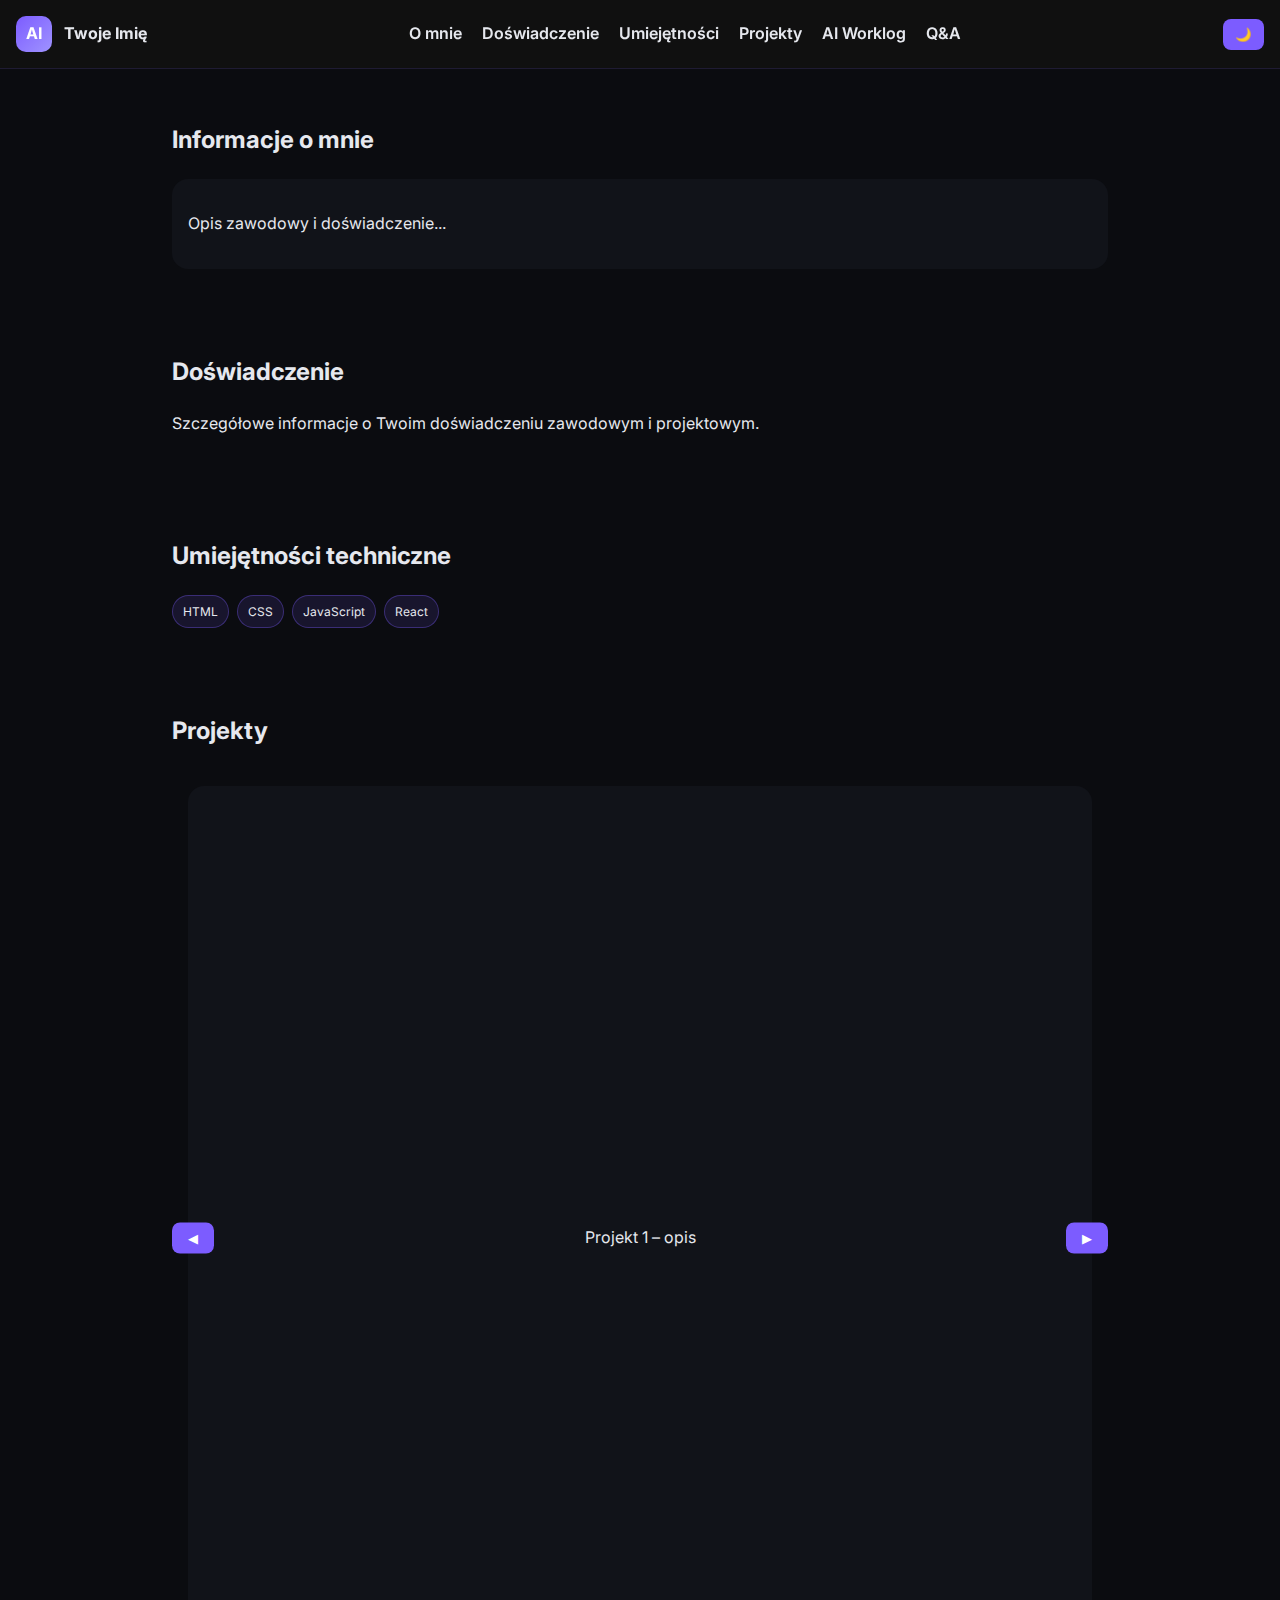
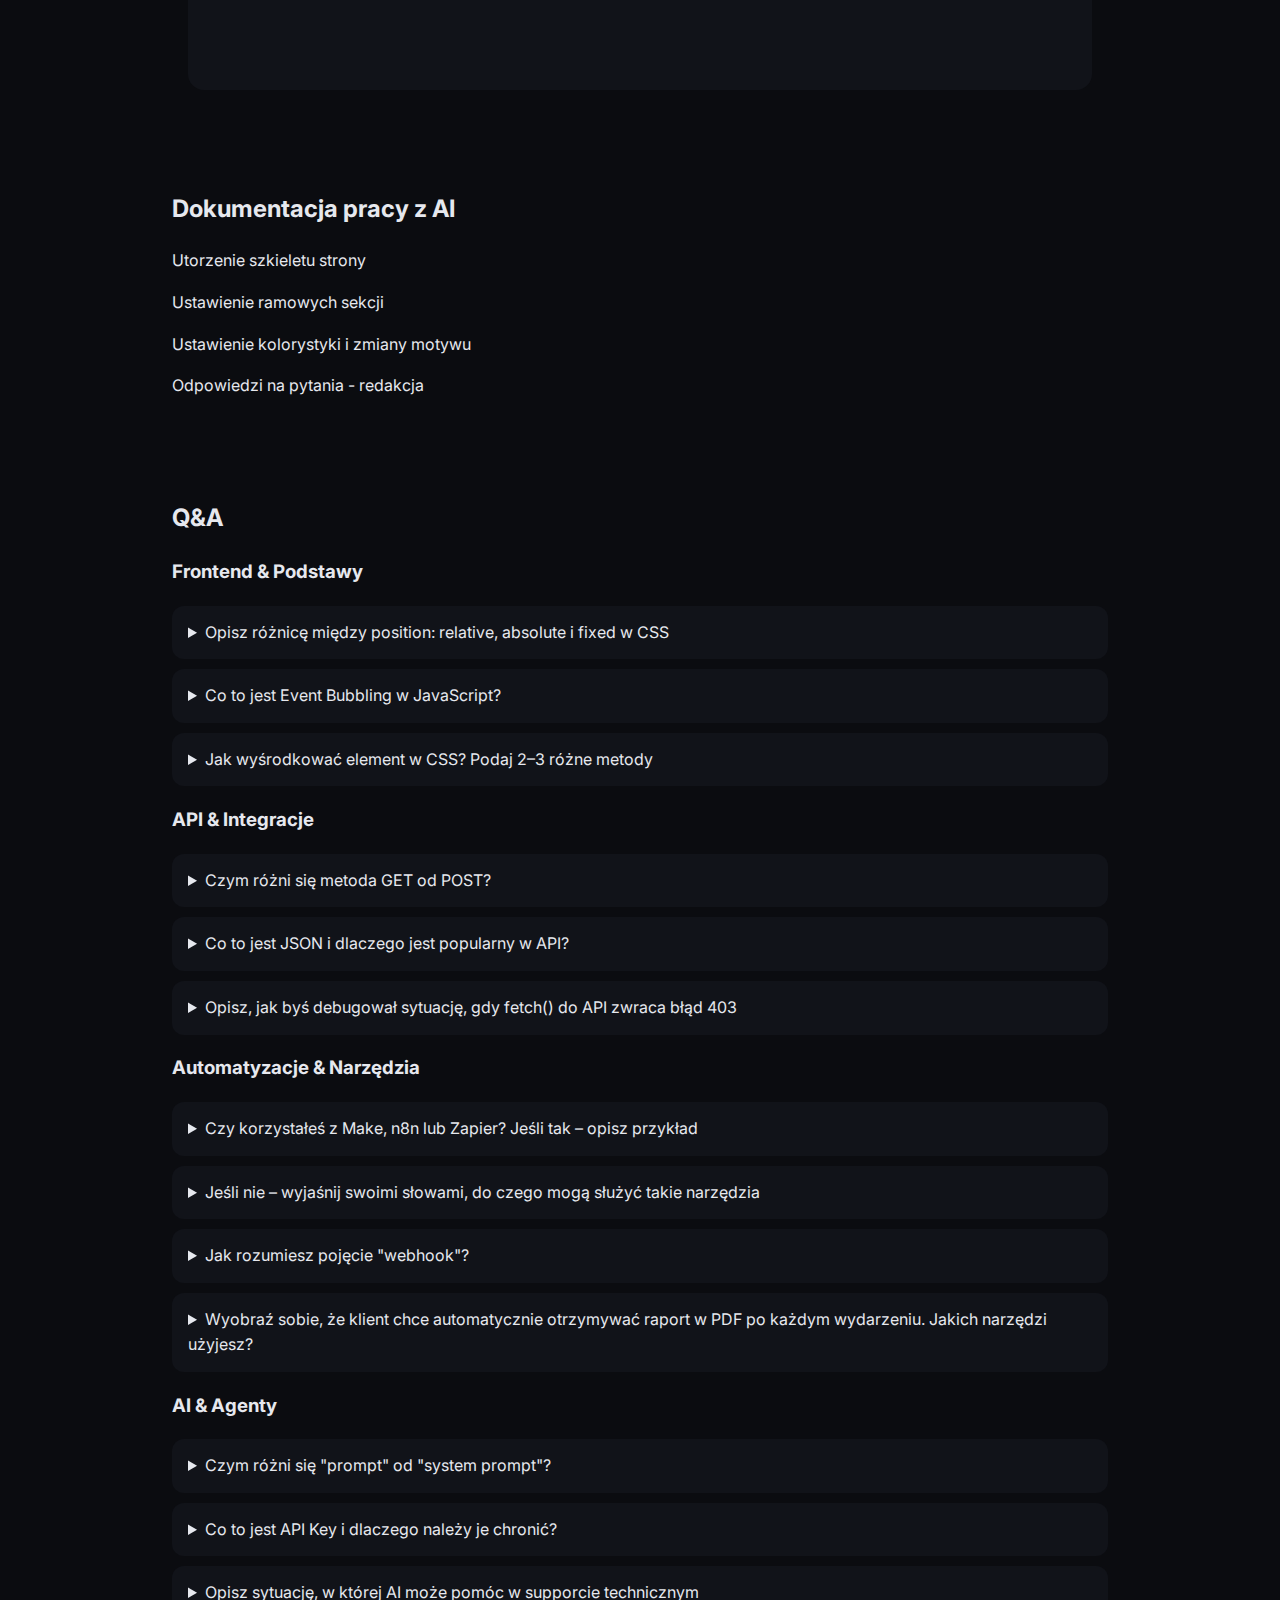
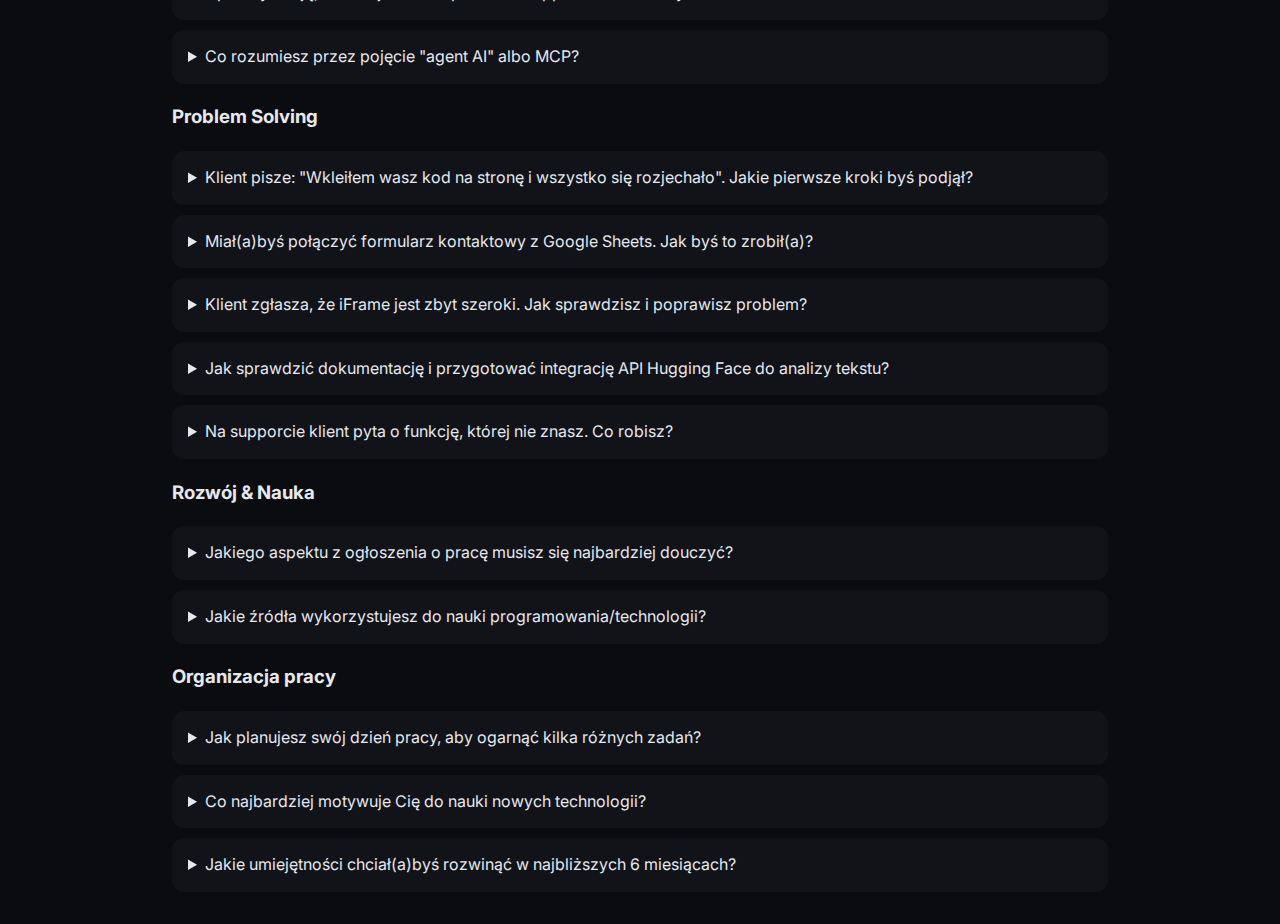
<file: portfolio_website.html>
<!DOCTYPE html>
<html lang="pl">
<head>
  <meta charset="utf-8" />
  <meta name="viewport" content="width=device-width, initial-scale=1" />
  <title>Moje Portfolio — AI Worklog + Q&A</title>
  <meta name="description" content="Responsywne portfolio z dokumentacją pracy z AI i sekcją Q&A." />
  <link rel="preconnect" href="https://fonts.googleapis.com">
  <link rel="preconnect" href="https://fonts.gstatic.com" crossorigin>
  <link href="https://fonts.googleapis.com/css2?family=Inter:wght@400;500;600;700&display=swap" rel="stylesheet">
  <style>
    :root {
      --bg: #0b0c10;
      --panel: #111319;
      --panel-2: #171924;
      --text: #e6e8ee;
      --muted: #a7adbb;
      --brand: #7c5cff;
      --accent: #2ee6a6;
      --danger: #ff5c7a;
      --ring: rgba(124,92,255,.35);
      --radius: 16px;
      --shadow: 0 10px 30px rgba(0,0,0,.35);
    }

    body.light {
      --bg:#f7f8fb;
      --panel:#ffffff;
      --panel-2:#f1f3f9;
      --text:#0e1117;
      --muted:#5b657a;
      --ring:rgba(124,92,255,.25);
    }

    *{box-sizing:border-box}
    html,body{height:100%}
    body{
      margin:0; font-family:Inter,system-ui,-apple-system,Segoe UI,Roboto,Ubuntu,"Helvetica Neue",Arial,sans-serif;
      background:var(--bg);
      color:var(--text);
      line-height:1.6;
      -webkit-font-smoothing:antialiased; -moz-osx-font-smoothing:grayscale;
      transition: background 0.3s, color 0.3s;
    }
    header{position:sticky; top:0; z-index:40; backdrop-filter:blur(10px); background:rgba(17,17,17,.95); border-bottom:1px solid rgba(124,92,255,.15); transition: background 0.3s;}
    body.light header{background:rgba(247,248,251,.95)}
    .nav{display:flex; align-items:center; justify-content:space-between; gap:16px; padding:1rem}
    .brand{display:flex; align-items:center; gap:12px; font-weight:700}
    .logo{width:36px; height:36px; display:grid; place-items:center; background:linear-gradient(135deg,var(--brand),#9f93ff); color:white; border-radius:10px;}
    .nav a{font-weight:600; color:var(--text); text-decoration:none; margin-inline:.5rem}
    .btn{padding:8px 12px; border-radius:8px; border:none; cursor:pointer; background:var(--brand); color:#fff;}

    section{padding:2rem; max-width:1000px; margin:auto}
    .card{background:var(--panel); padding:1rem; border-radius:var(--radius); transition: background 0.3s}
    .stack{display:flex; flex-wrap:wrap; gap:8px}
    .tag{padding:6px 10px; border-radius:999px; background:rgba(124,92,255,.12); border:1px solid rgba(124,92,255,.35); font-size:12px}
    details{background:var(--panel); border-radius:12px; padding:14px 16px; margin-top:10px}

    /* Karuzela */
    .carousel {
      position: relative;
      overflow: hidden;
    }
    .carousel-track {
      display: flex;
      transition: transform 0.5s ease;
    }
    .carousel-item {
      min-width: 100%;
      box-sizing: border-box;
      padding: 1rem;
    }
    .carousel-item .card {
      aspect-ratio: 1 / 1;
      display: flex;
      align-items: center;
      justify-content: center;
    }
    .carousel-controls {
      position: absolute;
      top: 50%;
      left: 0;
      width: 100%;
      display: flex;
      justify-content: space-between;
      transform: translateY(-50%);
    }
    .carousel-btn {
      background: var(--brand);
      border: none;
      color: #fff;
      padding: 0.5rem 1rem;
      cursor: pointer;
      border-radius: 8px;
    }
  </style>
</head>
<body>
  <header>
    <div class="nav">
      <div class="brand">
        <div class="logo">AI</div>
        <span>Twoje Imię</span>
      </div>
      <nav>
        <a href="#about-me">O mnie</a>
        <a href="#experience">Doświadczenie</a>
        <a href="#skills">Umiejętności</a>
        <a href="#projects">Projekty</a>
        <a href="#ai-worklog">AI Worklog</a>
        <a href="#qa">Q&A</a>
      </nav>
      <button id="themeToggle" class="btn">🌙</button>
    </div>
  </header>

  <main>
    <section id="about-me">
      <h2>Informacje o mnie</h2>
      <div class="card">
        <p>Opis zawodowy i doświadczenie...</p>
      </div>
    </section>

    <section id="experience">
      <h2>Doświadczenie</h2>
      <p>Szczegółowe informacje o Twoim doświadczeniu zawodowym i projektowym.</p>
    </section>

    <section id="skills">
      <h2>Umiejętności techniczne</h2>
      <div class="stack">
        <span class="tag">HTML</span>
        <span class="tag">CSS</span>
        <span class="tag">JavaScript</span>
        <span class="tag">React</span>
      </div>
    </section>

    <section id="projects">
      <h2>Projekty</h2>
      <div class="carousel">
        <div class="carousel-track" id="carouselTrack">
          <div class="carousel-item"><div class="card">Projekt 1 – opis</div></div>
          <div class="carousel-item"><div class="card">Projekt 2 – opis</div></div>
        </div>
        <div class="carousel-controls">
          <button class="carousel-btn" id="prevBtn">◀</button>
          <button class="carousel-btn" id="nextBtn">▶</button>
        </div>
      </div>
    </section>

    <section id="ai-worklog">
      <h2>Dokumentacja pracy z AI</h2>
      <p>Utorzenie szkieletu strony</p>
      <p>Ustawienie ramowych sekcji</p>
      <p>Ustawienie kolorystyki i zmiany motywu</p>
      <p>Odpowiedzi na pytania - redakcja</p>
    </section>

    <section id="qa">
      <h2>Q&A</h2>

      <h3>Frontend & Podstawy</h3>
      <details>
        <summary>Opisz różnicę między position: relative, absolute i fixed w CSS</summary>
        <p>
          Ustawienie właściwości position w CSS określa sposób pozycjonowania elementu na stronie.
          W przypadku wartości <strong>relative</strong> element pozostaje w normalnym układzie dokumentu,
          ale można go przesunąć względem jego pierwotnej pozycji za pomocą właściwości top, right, bottom lub left. 
          <strong>absolute</strong> usuwa element z normalnego układu i pozycjonuje go względem najbliższego
          przodka, który ma ustawioną właściwość position inną niż static. 
          <strong>fixed</strong> również usuwa element z układu, ale jego pozycja jest ustalana względem
          okna przeglądarki i pozostaje niezmienna podczas przewijania strony.
        </p>
      </details>
      <details>
        <summary>Co to jest Event Bubbling w JavaScript?</summary>
        <p>
          Event Bubbling w JavaScript to mechanizm, w którym zdarzenie wywołane na elemencie potomnym
          propaguje się w górę drzewa DOM do jego rodziców, umożliwiając obsługę zdarzeń zarówno na elemencie,
          jak i na jego przodkach.
        </p>
      </details>
      <details>
        <summary>Jak wyśrodkować element w CSS? Podaj 2–3 różne metody</summary>
        <p>
          Element w CSS można wyśrodkować na kilka sposobów, w zależności od typu elementu i kierunku wyśrodkowania.
          Poziome wyśrodkowanie elementu blokowego o określonej szerokości można uzyskać za pomocą
          <code>margin: auto</code>. W przypadku Flexbox’a i Grid’a elementy można wyśrodkować zarówno poziomo,
          jak i pionowo, używając odpowiednio właściwości <code>justify-content</code> i <code>align-items</code>
          dla flexbox lub <code>place-items: center</code> dla grid.
        </p>
      </details>

      <h3>API & Integracje</h3>
      <details>
        <summary>Czym różni się metoda GET od POST?</summary>
        <p>
          Metoda <strong>GET</strong> służy do pobierania danych z API i przekazuje parametry zazwyczaj w adresie URL.
          Metoda <strong>POST</strong> służy do tworzenia nowych wpisów lub przesyłania danych do serwera, przy czym parametry
          wysyłane są w treści żądania (body), co pozwala przesyłać większe ilości danych i ukrywać je przed użytkownikiem. <br>
          Przykład: metoda GET może służyć do pobrania listy użytkowników z API, a POST do dodania nowego użytkownika do bazy danych.
        </p>
      </details>
      <details>
        <summary>Co to jest JSON i dlaczego jest popularny w API?</summary>
        <p>
          JSON (JavaScript Object Notation) to lekki format wymiany danych, który jest czytelny dla człowieka
          i łatwy do przetworzenia przez maszynę. Jest szeroko wykorzystywany w API, ponieważ umożliwia szybkie
          i efektywne przesyłanie danych między serwerem a klientem, a jego struktura obiektów i tablic
          jest intuicyjna i uniwersalnie wspierana w większości języków programowania.
        </p>
      </details>
      <details>
        <summary>Opisz, jak byś debugował sytuację, gdy fetch() do API zwraca błąd 403</summary>
        <p>
          Błąd 403 (Forbidden) oznacza brak uprawnień do uzyskania żądanych danych.
          Debugowanie należy rozpocząć od sprawdzenia, czy żądanie wysyłane jest z odpowiednią autoryzacją
          (token, nagłówek Authorization). Następnie należy upewnić się, że token lub klucz API jest aktualny
          i ma wystarczające prawa dostępu. Warto sprawdzić metodę HTTP, adres URL oraz szczegóły w zakładce Network
          w przeglądarce. W razie potrzeby można przetestować żądanie w Postmanie lub curl.
        </p>
      </details>

      <h3>Automatyzacje & Narzędzia</h3>
      <details>
        <summary>Czy korzystałeś z Make, n8n lub Zapier? Jeśli tak – opisz przykład</summary>
        <p>
          Nie miałam jeszcze okazji bezpośrednio korzystać z narzędzi takich jak Make, n8n czy Zapier,
          jednak dostrzegam w nich duży potencjał w automatyzowaniu procesów i ułatwieniu codziennej pracy.
        </p>
      </details>
      <details>
        <summary>Jeśli nie – wyjaśnij swoimi słowami, do czego mogą służyć takie narzędzia</summary>
        <p>
          Make, n8n czy Zapier służą do automatyzowania różnych zadań między aplikacjami i usługami online.
          Umożliwiają tworzenie przepływów pracy, gdzie zdarzenia w jednej aplikacji automatycznie
          wywołują działania w innych, np. zapisanie danych w bazie po otrzymaniu e-maila. 
          Dzięki temu można zaoszczędzić czas, ograniczyć ręczne wykonywanie powtarzalnych czynności i łatwo integrować różne systemy bez konieczności pisania własnego kodu.
        </p>
      </details>
      <details>
        <summary>Jak rozumiesz pojęcie "webhook"?</summary>
        <p>
          Webhook to mechanizm umożliwiający jednej aplikacji wysyłanie powiadomień lub danych do innej aplikacji w momencie, 
          gdy zajdzie określone zdarzenie. Działa on w formie specjalnego adresu URL, 
          na który wysyłane jest żądanie HTTP (najczęściej POST) z informacjami o zdarzeniu, 
          np. nowym zamówieniu, zaktualizowanym rekordzie lub wiadomości e-mail. 
          Dzięki webhookom możliwe jest natychmiastowe reagowanie na zdarzenia w systemach zewnętrznych, 
          co ułatwia automatyzację procesów i integrację różnych aplikacji.
        </p>
      </details>
      <details>
        <summary>Wyobraź sobie, że klient chce automatycznie otrzymywać raport w PDF po każdym wydarzeniu. Jakich narzędzi użyjesz?</summary>
        <p>
          Do tego celu dobrze sprawdzą się narzędzia do automatyzacji takie jak Make, n8n czy Zapier.
          Pozwolą one pobrać dane, wygenerować PDF i wysłać go e-mailem w reakcji na zdarzenie.
        </p>
      </details>

      <h3>AI & Agenty</h3>
      <details>
        <summary>Czym różni się "prompt" od "system prompt"?</summary>
        <p>
          "Prompt" to dowolne wejście tekstowe. "System prompt" ustawia kontekst, ton lub rolę, jaką model ma przyjąć
          podczas całej sesji. Określa sposób interpretacji wszystkich kolejnych promptów.
        </p>
      </details>
      <details>
        <summary>Co to jest API Key i dlaczego należy je chronić?</summary>
        <p>
          API Key to unikalny ciąg znaków, który służy do identyfikacji i uwierzytelniania użytkownika 
          lub aplikacji podczas korzystania z API. Należy go chronić, 
          ponieważ każdy, kto posiada taki klucz, może uzyskać dostęp do zasobów API 
          i wykonywać operacje w imieniu właściciela klucza, 
          co może prowadzić do nieautoryzowanego użycia lub wycieków danych.
        </p>
      </details>
      <details>
        <summary>Opisz sytuację, w której AI może pomóc w supporcie technicznym</summary>
        <p>
         AI może znacząco wspierać dział wsparcia technicznego, na przykład poprzez automatyczne odpowiadanie na często zadawane pytania klientów w formie czatu lub e-maila. Może analizować zgłoszenia, klasyfikować je według rodzaju problemu i sugerować odpowiednie rozwiązania, co pozwala pracownikom skupić się na bardziej skomplikowanych przypadkach. Dodatkowo AI może monitorować systemy w czasie rzeczywistym, wykrywać potencjalne błędy i generować wstępne raporty dla zespołu technicznego, przyspieszając proces diagnozy i naprawy problemów.
        </p>
      </details>
      <details>
        <summary>Co rozumiesz przez pojęcie "agent AI" albo MCP?</summary>
        <p>
          Agent AI to system oparty na sztucznej inteligencji. Może on podejmować autonomiczne decyzje i wykonywać określone zadania. Robi to na podstawie dostępnych danych (bazy wiedzy) i kontekstu.
        </p>
        <p>MCP (Model Context Protocol) służy do zarządzania kontekstem podczas interakcji z AI. Pozwala na zachowanie informacji z poprzednich kroków i uwzględnienie jej w dalszych odpowiedziach.
        </p>
      </details>

      <h3>Problem Solving</h3>
      <details>
        <summary>Klient pisze: "Wkleiłem wasz kod na stronę i wszystko się rozjechało". Jakie pierwsze kroki byś podjął?</summary>
        <p>
          Poprosiłabym klienta o przesłanie pliku z wklejonym kodem i sprawdziła, czy został on poprawnie wklejony w strukturze strony. Następnie zweryfikowałabym, czy kod nie koliduje z istniejącymi stylami CSS lub skryptami JavaScript. W kolejnym kroku przetestowałabym kod w środowisku deweloperskim, aby zidentyfikować przyczynę „rozjechania” elementów i przygotować instrukcje lub poprawki umożliwiające prawidłowe wyświetlanie strony.
        </p>
      </details>
      <details>
        <summary>Miał(a)byś połączyć formularz kontaktowy z Google Sheets. Jak byś to zrobił(a)?</summary>
        <p>
          Sposób połączenia formularza kontaktowego z Google Sheets zależy od tego, jak został zbudowany formularz. Zakładając, że jest to formularz Google, najpierw sprawdziłabym w dokumentacji, czy można zmienić lokalizację końcowych wyników – formularze Google automatycznie zapisują odpowiedzi w arkuszu Google, więc nie powinno to przysporzyć problemów. W przypadku formularzy zewnętrznych można użyć Google Apps Script do napisania skryptu, który odbierze dane i zapisze je w odpowiednich komórkach arkusza, lub skorzystać z narzędzi do automatyzacji, takich jak Zapier, Make czy n8n, które pozwalają łatwo przesyłać nowe zgłoszenia do arkusza bez konieczności pisania własnego kodu.
        </p>
      </details>
      <details>
        <summary>Klient zgłasza, że iFrame jest zbyt szeroki. Jak sprawdzisz i poprawisz problem?</summary>
        <p>
          Pierwszym krokiem byłoby poproszenie klienta o przesłanie linku do strony lub fragmentu kodu z iFrame, 
          aby móc sprawdzić jego aktualne ustawienia. 
          Następnie zweryfikowałabym w narzędziach deweloperskich przeglądarki szerokość iFrame oraz stylów CSS, 
          które mogą wpływać na jego rozmiar i układ strony. Aby poprawić problem, można ustawić w kodzie iFrame atrybuty width 
          i height w procentach lub użyć CSS z właściwościami <code>max-width: 100%</code> i <code>height: auto</code>, 
          co pozwoli dostosować iFrame do szerokości kontenera i zapewni responsywne wyświetlanie na różnych urządzeniach.
        </p>
      </details>
      <details>
        <summary>Jak sprawdzić dokumentację i przygotować integrację API Hugging Face do analizy tekstu?</summary>
        <p>
          Pierwszym krokiem byłoby dokładne przejrzenie dokumentacji API Hugging Face, aby zrozumieć dostępne endpointy, wymagane parametry, metody uwierzytelniania oraz formaty danych wejściowych i wyjściowych. Następnie przygotowałabym środowisko testowe, w którym mogłabym wysyłać przykładowe żądania do API i analizować otrzymywane odpowiedzi, aby upewnić się, że integracja działa poprawnie. Kolejnym krokiem byłoby napisanie kodu w naszym systemie, który wysyła dane tekstowe do API, odbiera wynik analizy i zapisuje go w odpowiedniej strukturze w systemie, a na końcu przetestowanie całego procesu pod kątem różnych scenariuszy, aby zapewnić stabilność i poprawność integracji.
        </p>
      </details>
      <details>
        <summary>Na supporcie klient pyta o funkcję, której nie znasz. Co robisz?</summary>
        <p>
          W sytuacji, gdy klient pyta o funkcję, której nie znam, najpierw przyznaję otwarcie, że nie posiadam od razu pełnej wiedzy na ten temat, aby zachować przejrzystość i profesjonalizm. Następnie zbieram jak najwięcej informacji od klienta, np. w jakim kontekście funkcja jest używana, i sprawdzam dokumentację lub zasoby wewnętrzne firmy, aby uzyskać dokładną odpowiedź. Po zweryfikowaniu informacji udzielam klientowi precyzyjnej odpowiedzi lub kroków, które pozwolą rozwiązać jego problem, a w razie potrzeby przekazuję sprawę do bardziej doświadczonego członka zespołu.
        </p>
      </details>

      <h3>Rozwój & Nauka</h3>
      <details>
        <summary>Jakiego aspektu z ogłoszenia o pracę musisz się najbardziej douczyć?</summary>
        <p>
          Najbardziej chciałabym się douczyć zwiększenia automatyzacji zadań przy pomocy AI. Miałam już okazję wykorzystywać AI, ale uważam, że bardzo pożyteczne byłoby dla mnie opanowanie automatyzacji procesów przy jej pomocy.
        </p>
      </details>
      <details>
        <summary>Jakie źródła wykorzystujesz do nauki programowania/technologii?</summary>
        <p>
          Do nauki programowania/ technologii korzystam z różnych źródeł w zależności od potrzeby. Do najczęściej wykorzystywanych należy dokumentacja danej technologii oraz artykuły, jeżeli potrzebna jest wiedza z konkretnego zagadnienia. Przydatną metodą jest również proszenie narzędzi AI o poprawki w kodzie oraz ich wyjaśnienie. Sprawdza się to szczególnie na początkowym etapie nauki, gdyż takie zagadnienia są szeroko opisane w źródłach, co zmniejsza szanse halucynacji. Warto analizować takie odpowiedzi i ich źródła, by poznawać inne sposoby rozwiązywania jakiegoś problemu w danej technologii.
      </p>
      </details>

      <h3>Organizacja pracy</h3>
      <details>
        <summary>Jak planujesz swój dzień pracy, aby ogarnąć kilka różnych zadań?</summary>
        <p>
          Planując swój dzień najpierw rozpisuje wszystkie zadania do wykonania i określam ich priorytet. Zazwyczaj ustawiam zadania z największym priorytetem na początek. Jako, że jest to praca zespołowa to przy zadaniach o podobnym priorytecie zwracam uwagę na to co może być blockerem dla innych członków zespołu. W przypadku czasowego przyblokowania w jakimś zadaniu, czasem realizuje krótsze zadania, by przyspieszyć później pracę.        </p>
      </details>
      <details>
        <summary>Co najbardziej motywuje Cię do nauki nowych technologii?</summary>
        <p>
          Do nauki nowych technologii najbardziej motywuje mnie możliwość ich późniejszego wykorzystania. Mam dużo większą satysfakcję z nauczenia się technologii która jest mi przydatna, niż uczenia dla samego uczenia.
        </p>
      </details>
      <details>
        <summary>Jakie umiejętności chciał(a)byś rozwinąć w najbliższych 6 miesiącach?</summary>
        <p>
          Ciekawi mnie organizacja eventów i narzędzia jakie się do nich wykorzystuje. Jednocześnie chciałabym rozwijać swoje umiejętności techniczne, zarówno w kontekście technologii webowych, mobilnych, jak i AI.
        </p>
      </details>
    </section>
  </main>

  <script>
    // Theme change
    const toggleBtn = document.getElementById('themeToggle');
    toggleBtn.addEventListener('click', () => {
      document.body.classList.toggle('light');
      toggleBtn.textContent = document.body.classList.contains('light') ? '🌙' : '☀️';
    });

    // Carousel
    const track = document.getElementById('carouselTrack');
    const prevBtn = document.getElementById('prevBtn');
    const nextBtn = document.getElementById('nextBtn');
    let index = 0;

    function updateCarousel() {
      track.style.transform = `translateX(-${index * 100}%)`;
    }

    prevBtn.addEventListener('click', () => {
      index = (index - 1 + track.children.length) % track.children.length;
      updateCarousel();
    });

    nextBtn.addEventListener('click', () => {
      index = (index + 1) % track.children.length;
      updateCarousel();
    });
  </script>
</body>
</html>
</file>
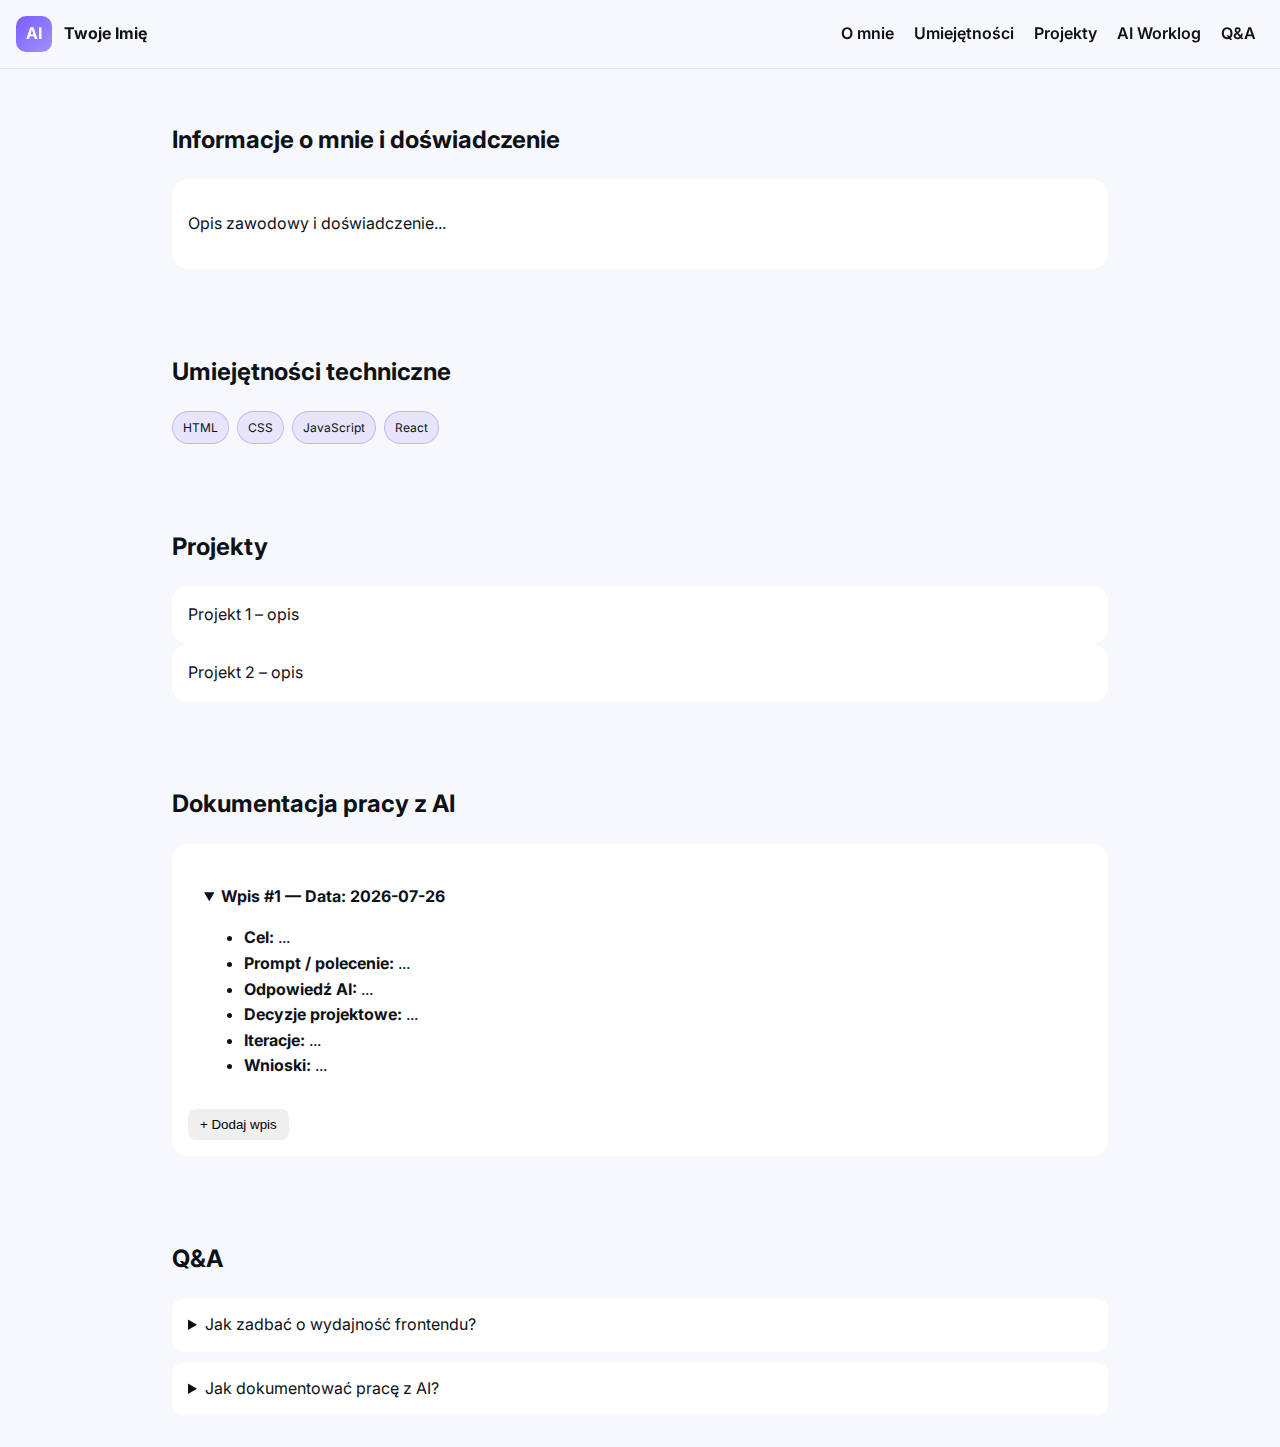
<file: szablon_responsywnej_strony_portfolio_ai_worklog_q_a.html>
<!DOCTYPE html>
<html lang="pl">
<head>
  <meta charset="utf-8" />
  <meta name="viewport" content="width=device-width, initial-scale=1" />
  <title>Moje Portfolio — AI Worklog + Q&A</title>
  <meta name="description" content="Responsywne portfolio z dokumentacją pracy z AI i sekcją Q&A." />
  <link rel="preconnect" href="https://fonts.googleapis.com">
  <link rel="preconnect" href="https://fonts.gstatic.com" crossorigin>
  <link href="https://fonts.googleapis.com/css2?family=Inter:wght@400;500;600;700&display=swap" rel="stylesheet">
  <style>
    :root {
      --bg: #0b0c10;
      --panel: #111319;
      --panel-2: #171924;
      --text: #e6e8ee;
      --muted: #a7adbb;
      --brand: #7c5cff;
      --accent: #2ee6a6;
      --danger: #ff5c7a;
      --ring: rgba(124,92,255,.35);
      --radius: 16px;
      --shadow: 0 10px 30px rgba(0,0,0,.35);
    }
    @media (prefers-color-scheme: light) {
      :root { --bg:#f7f8fb; --panel:#ffffff; --panel-2:#f1f3f9; --text:#0e1117; --muted:#5b657a; --ring:rgba(124,92,255,.25); }
    }
    *{box-sizing:border-box}
    html,body{height:100%}
    body{
      margin:0; font-family:Inter,system-ui,-apple-system,Segoe UI,Roboto,Ubuntu,"Helvetica Neue",Arial,sans-serif;
      background:var(--bg);
      color:var(--text);
      line-height:1.6;
      -webkit-font-smoothing:antialiased; -moz-osx-font-smoothing:grayscale;
    }
    header{position:sticky; top:0; z-index:40; backdrop-filter:blur(10px); background:rgba(17,17,17,.95); border-bottom:1px solid rgba(124,92,255,.15)}
    @media (prefers-color-scheme: light){ header{background:rgba(247,248,251,.95)} }
    .nav{display:flex; align-items:center; justify-content:space-between; gap:16px; padding:1rem}
    .brand{display:flex; align-items:center; gap:12px; font-weight:700}
    .logo{width:36px; height:36px; display:grid; place-items:center; background:linear-gradient(135deg,var(--brand),#9f93ff); color:white; border-radius:10px;}
    .nav a{font-weight:600; color:var(--text); text-decoration:none; margin-inline:.5rem}
    .btn{padding:8px 12px; border-radius:8px; border:none; cursor:pointer}

    section{padding:2rem; max-width:1000px; margin:auto}
    .card{background:var(--panel); padding:1rem; border-radius:var(--radius)}
    .stack{display:flex; flex-wrap:wrap; gap:8px}
    .tag{padding:6px 10px; border-radius:999px; background:rgba(124,92,255,.12); border:1px solid rgba(124,92,255,.35); font-size:12px}
    details{background:var(--panel); border-radius:12px; padding:14px 16px; margin-top:10px}
  </style>
</head>
<body>
  <header>
    <div class="nav">
      <div class="brand">
        <div class="logo">AI</div>
        <span>Twoje Imię</span>
      </div>
      <nav>
        <a href="#o-mnie">O mnie</a>
        <a href="#umiejetnosci">Umiejętności</a>
        <a href="#projekty">Projekty</a>
        <a href="#ai-worklog">AI Worklog</a>
        <a href="#qa">Q&A</a>
      </nav>
    </div>
  </header>

  <main>
    <section id="o-mnie">
      <h2>Informacje o mnie i doświadczenie</h2>
      <div class="card">
        <p>Opis zawodowy i doświadczenie...</p>
      </div>
    </section>

    <section id="umiejetnosci">
      <h2>Umiejętności techniczne</h2>
      <div class="stack">
        <span class="tag">HTML</span>
        <span class="tag">CSS</span>
        <span class="tag">JavaScript</span>
        <span class="tag">React</span>
      </div>
    </section>

    <section id="projekty">
      <h2>Projekty</h2>
      <div class="card">Projekt 1 – opis</div>
      <div class="card">Projekt 2 – opis</div>
    </section>

    <section id="ai-worklog">
      <h2>Dokumentacja pracy z AI</h2>
      <div class="card">
        <details open>
          <summary><strong>Wpis #1 — Data: <span id="today"></span></strong></summary>
          <ul>
            <li><strong>Cel:</strong> ...</li>
            <li><strong>Prompt / polecenie:</strong> ...</li>
            <li><strong>Odpowiedź AI:</strong> ...</li>
            <li><strong>Decyzje projektowe:</strong> ...</li>
            <li><strong>Iteracje:</strong> ...</li>
            <li><strong>Wnioski:</strong> ...</li>
          </ul>
        </details>
        <button id="addLog" class="btn">+ Dodaj wpis</button>
      </div>
    </section>

    <section id="qa">
      <h2>Q&A</h2>
      <details>
        <summary>Jak zadbać o wydajność frontendu?</summary>
        <p>Code-splitting, lazy loading, optymalizacja obrazów...</p>
      </details>
      <details>
        <summary>Jak dokumentować pracę z AI?</summary>
        <p>Logowanie promptów, notowanie decyzji, testy wyników...</p>
      </details>
    </section>
  </main>

  <script>
    document.getElementById('today').textContent = new Date().toISOString().slice(0,10);
    const logContainer = document.querySelector('#ai-worklog .card');
    document.getElementById('addLog').addEventListener('click', () => {
      const details = document.createElement('details');
      const idx = logContainer.querySelectorAll('details').length + 1;
      details.innerHTML = `<summary><strong>Wpis #${idx} — Data: ${new Date().toISOString().slice(0,10)}</strong></summary><ul><li><strong>Cel:</strong> …</li><li><strong>Prompt:</strong> …</li><li><strong>Odpowiedź AI:</strong> …</li><li><strong>Decyzje projektowe:</strong> …</li><li><strong>Iteracje:</strong> …</li><li><strong>Wnioski:</strong> …</li></ul>`;
      logContainer.appendChild(details);
      details.open = true;
    });
  </script>
</body>
</html>
</file>
<file: style.css>
:root {
    --bg: #0b0c10;
    --panel: #111319;
    --panel-2: #171924;
    --text: #e6e8ee;
    --muted: #a7adbb;
    --brand: #7c5cff;
    --accent: #2ee6a6;
    --danger: #ff5c7a;
    --ring: rgba(124, 92, 255, .35);
    --radius: 16px;
    --shadow: 0 10px 30px rgba(0, 0, 0, .35);
}

body.light {
    --bg: #f7f8fb;
    --panel: #ffffff;
    --panel-2: #f1f3f9;
    --text: #0e1117;
    --muted: #5b657a;
    --ring: rgba(124, 92, 255, .25);
}

* {
    box-sizing: border-box
}

html,
body {
    height: 100%
}

body {
    margin: 0;
    font-family: Inter, system-ui, -apple-system, Segoe UI, Roboto, Ubuntu, "Helvetica Neue", Arial, sans-serif;
    background: var(--bg);
    color: var(--text);
    line-height: 1.6;
    -webkit-font-smoothing: antialiased;
    -moz-osx-font-smoothing: grayscale;
    transition: background 0.3s, color 0.3s;
    padding-top: 72px;
}

header {
    position: fixed;
    top: 0;
    left: 0;
    width: 100%;
    z-index: 40;
    backdrop-filter: blur(10px);
    background: rgba(17, 17, 17, .95);
    border-bottom: 1px solid rgba(124, 92, 255, .15);
    transition: background 0.3s;
}

body.light header {
    background: rgba(247, 248, 251, .95)
}

.nav {
    display: flex;
    align-items: center;
    justify-content: space-between;
    gap: 16px;
    padding: 1rem
}

.brand {
    display: flex;
    align-items: center;
    gap: 12px;
    font-weight: 700
}

.logo {
    width: 36px;
    height: 36px;
    display: grid;
    place-items: center;
    background: linear-gradient(135deg, var(--brand), #9f93ff);
    color: white;
    border-radius: 10px;
}

.nav a {
    font-weight: 600;
    color: var(--text);
    text-decoration: none;
    margin-inline: .5rem
}

.btn {
    padding: 8px 12px;
    border-radius: 8px;
    border: none;
    cursor: pointer;
    background: var(--brand);
    color: #fff;
}

section {
    padding: 2rem;
    max-width: 1000px;
    margin: auto
}

.card {
    background: var(--panel);
    padding: 1rem;
    border-radius: var(--radius);
    transition: background 0.3s
}

.stack {
    display: flex;
    flex-direction: column;
    gap: 8px
}

.tag {
    padding: 6px 10px;
    border-radius: 999px;
    background: rgba(124, 92, 255, .12);
    border: 1px solid rgba(124, 92, 255, .35);
    font-size: 12px;
    margin-right: 0.5em;
    margin-bottom: 0.5em
}

.skills-group {
    display: flex;
    flex-wrap: wrap;
    align-items: center;
    margin-bottom: 0.5em;
}

.skills-title {
    min-width: 100px;
    font-weight: 600;
    margin-right: 0.5em;
}

details {
    background: var(--panel);
    border-radius: 12px;
    padding: 14px 16px;
    margin-top: 10px
}

.project-image {
    display: block;
    max-width: 100%;
    height: auto;
    margin: 1em auto;
    border-radius: var(--radius);
    box-shadow: var(--shadow);
    background: var(--panel);
    width: 100%;
    object-fit: contain;
}
</file>
<file: portfolio-website.css>
:root {
        --bg: #0b0c10;
        --panel: #111319;
        --panel-2: #171924;
        --text: #e6e8ee;
        --muted: #a7adbb;
        --brand: #7c5cff;
        --accent: #2ee6a6;
        --danger: #ff5c7a;
        --ring: rgba(124, 92, 255, .35);
        --radius: 16px;
        --shadow: 0 10px 30px rgba(0, 0, 0, .35);
    }

    body.light {
        --bg: #f7f8fb;
        --panel: #ffffff;
        --panel-2: #f1f3f9;
        --text: #0e1117;
        --muted: #5b657a;
        --ring: rgba(124, 92, 255, .25);
    }

    * {
        box-sizing: border-box
    }

    html,
    body {
        height: 100%
    }

    body {
        margin: 0;
        font-family: Inter, system-ui, -apple-system, Segoe UI, Roboto, Ubuntu, "Helvetica Neue", Arial, sans-serif;
        background: var(--bg);
        color: var(--text);
        line-height: 1.6;
        -webkit-font-smoothing: antialiased;
        -moz-osx-font-smoothing: grayscale;
        transition: background 0.3s, color 0.3s;
    }

    header {
        position: sticky;
        top: 0;
        z-index: 40;
        backdrop-filter: blur(10px);
        background: rgba(17, 17, 17, .95);
        border-bottom: 1px solid rgba(124, 92, 255, .15);
        transition: background 0.3s;
    }

    body.light header {
        background: rgba(247, 248, 251, .95)
    }

    .nav {
        display: flex;
        align-items: center;
        justify-content: space-between;
        gap: 16px;
        padding: 1rem
    }

    .brand {
        display: flex;
        align-items: center;
        gap: 12px;
        font-weight: 700
    }

    .logo {
        width: 36px;
        height: 36px;
        display: grid;
        place-items: center;
        background: linear-gradient(135deg, var(--brand), #9f93ff);
        color: white;
        border-radius: 10px;
    }

    .nav a {
        font-weight: 600;
        color: var(--text);
        text-decoration: none;
        margin-inline: .5rem
    }

    .btn {
        padding: 8px 12px;
        border-radius: 8px;
        border: none;
        cursor: pointer;
        background: var(--brand);
        color: #fff;
    }

    section {
        padding: 2rem;
        max-width: 1000px;
        margin: auto
    }

    .card {
        background: var(--panel);
        padding: 1rem;
        border-radius: var(--radius);
        transition: background 0.3s
    }

    .stack {
        display: flex;
        flex-wrap: wrap;
        gap: 8px
    }

    .tag {
        padding: 6px 10px;
        border-radius: 999px;
        background: rgba(124, 92, 255, .12);
        border: 1px solid rgba(124, 92, 255, .35);
        font-size: 12px
    }

    details {
        background: var(--panel);
        border-radius: 12px;
        padding: 14px 16px;
        margin-top: 10px
    }

    /* Karuzela */
    .carousel {
        position: relative;
        overflow: hidden;
    }

    .carousel-track {
        display: flex;
        transition: transform 0.5s ease;
    }

    .carousel-item {
        min-width: 100%;
        box-sizing: border-box;
        padding: 1rem;
    }

    .carousel-item .card {
        aspect-ratio: 1 / 1;
        display: flex;
        align-items: center;
        justify-content: center;
    }

    .carousel-controls {
        position: absolute;
        top: 50%;
        left: 0;
        width: 100%;
        display: flex;
        justify-content: space-between;
        transform: translateY(-50%);
    }

    .carousel-btn {
        background: var(--brand);
        border: none;
        color: #fff;
        padding: 0.5rem 1rem;
        cursor: pointer;
        border-radius: 8px;
    }
</file>
